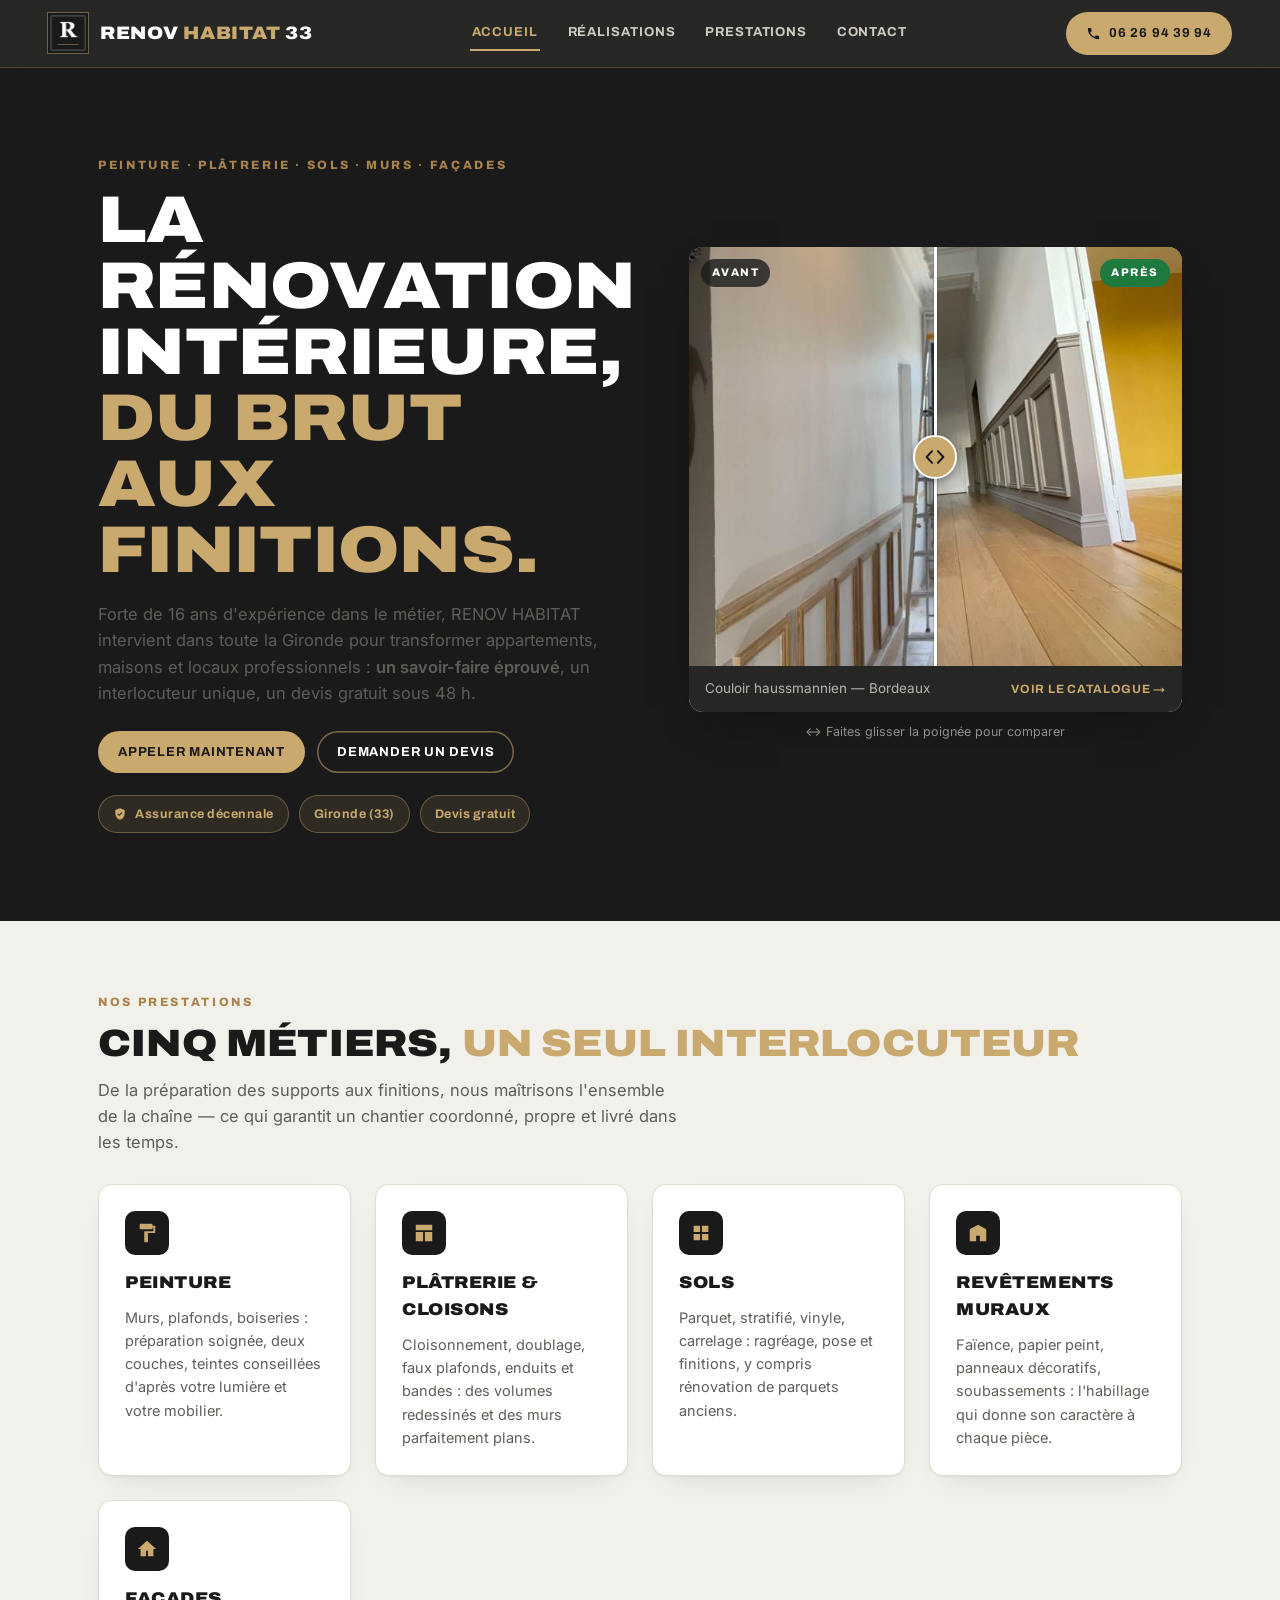
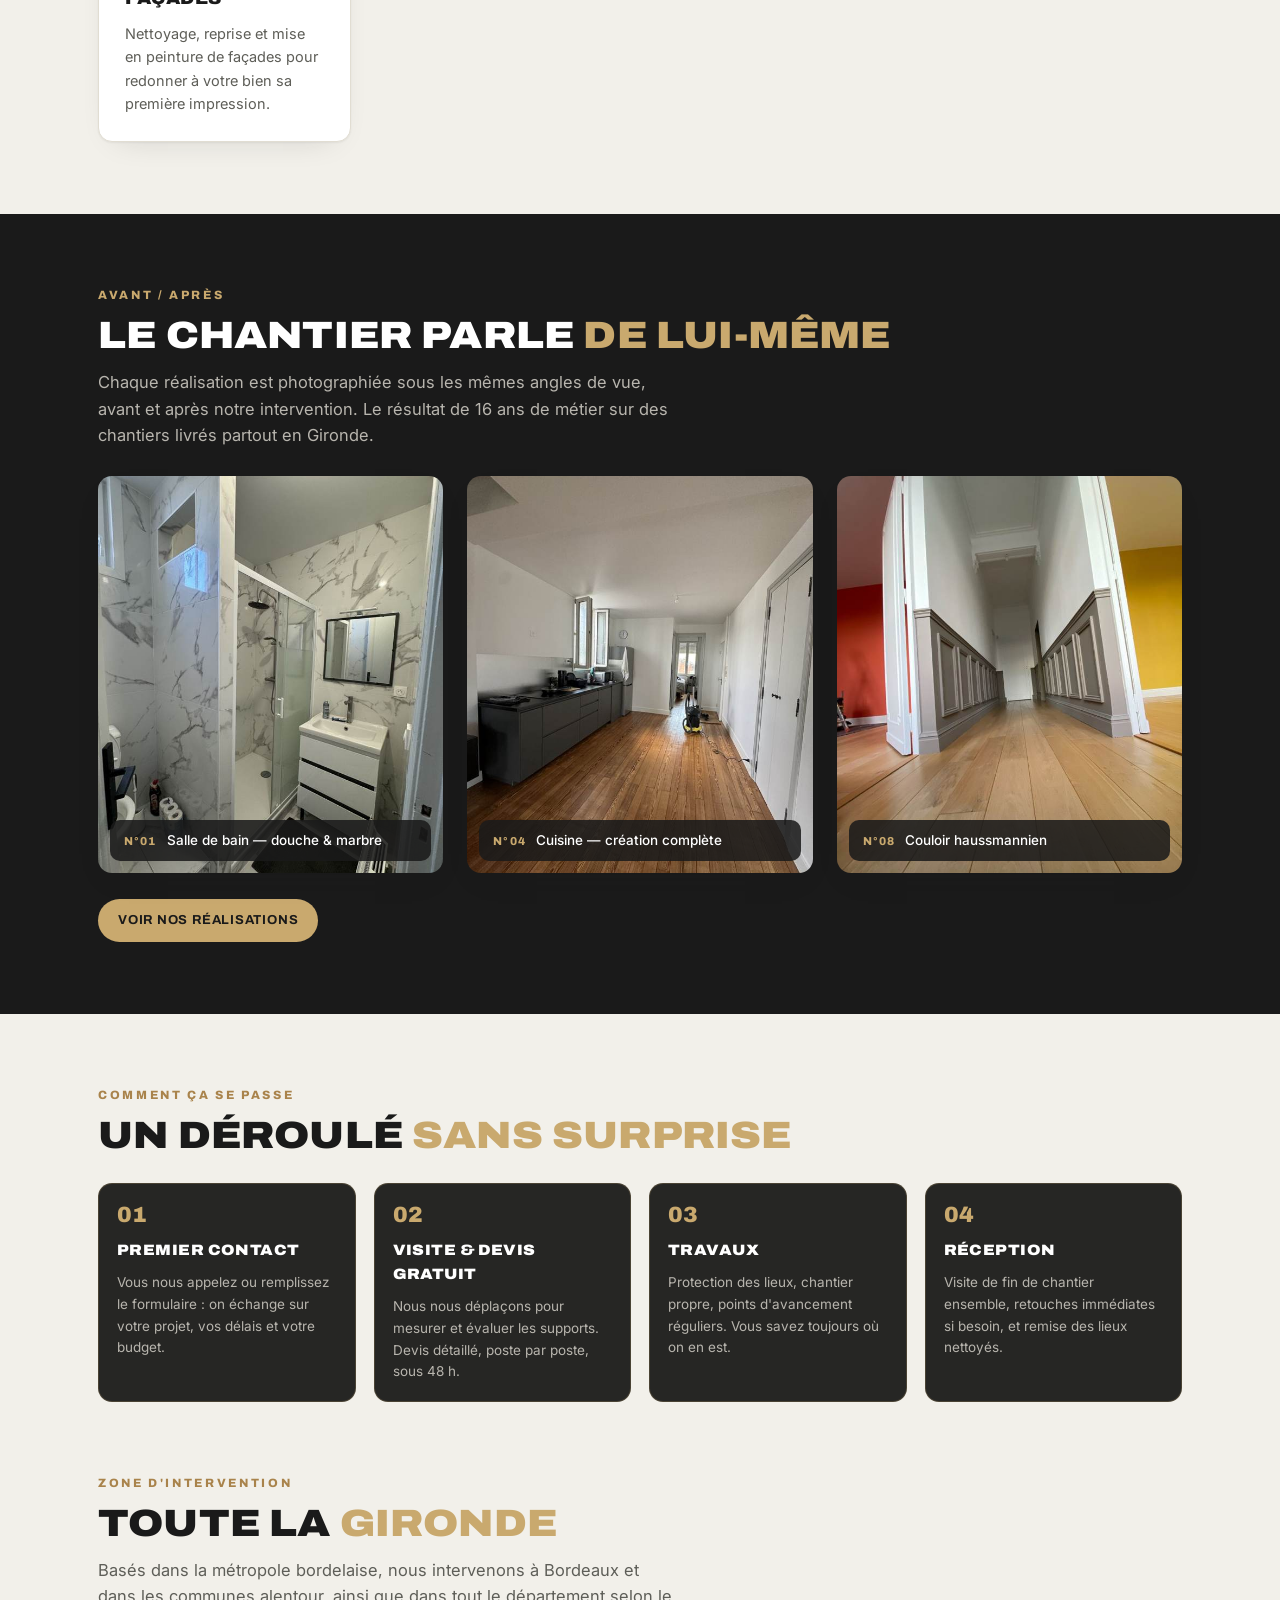
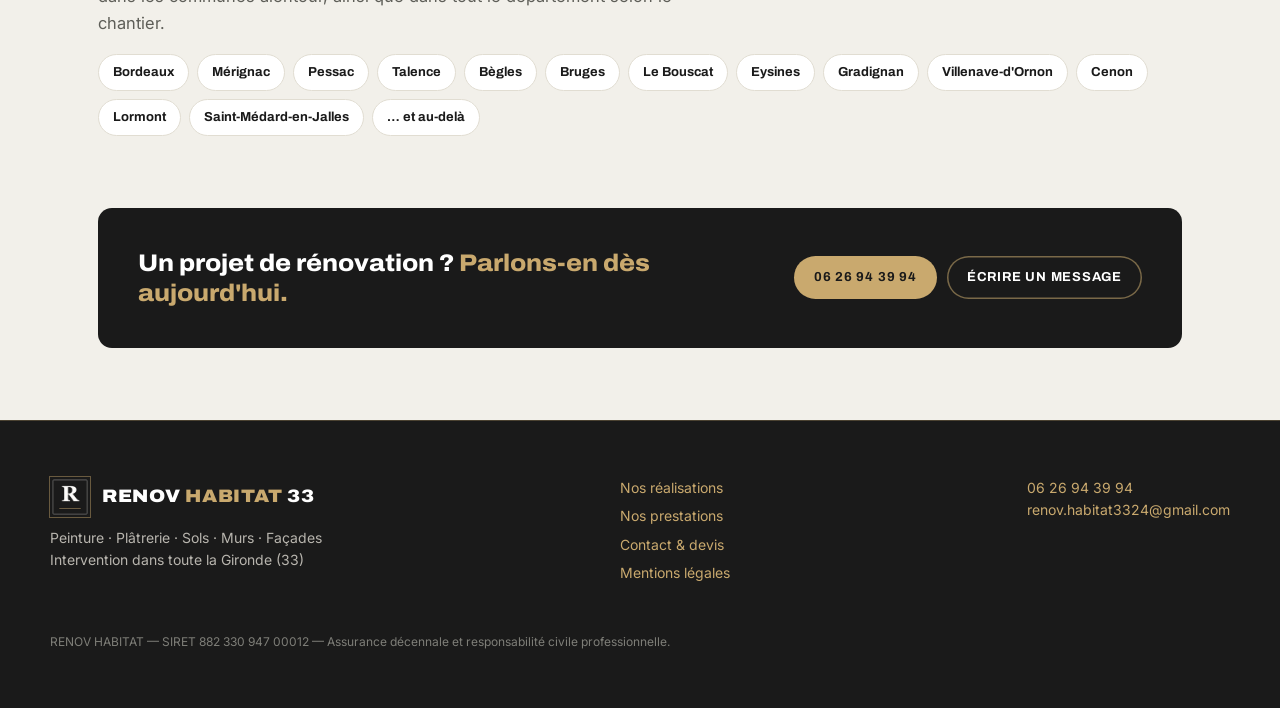
<file: index.html>
<!DOCTYPE html>
<html lang="fr">
<head>
<meta charset="UTF-8">
<meta name="viewport" content="width=device-width, initial-scale=1.0">
<title>RENOV HABITAT 33 — Rénovation intérieure en Gironde | Peinture, plâtrerie, sols</title>
<meta name="description" content="Entreprise de rénovation intérieure en Gironde (33) : peinture, plâtrerie, sols, murs, façades. Assurance décennale. Devis gratuit au 06 26 94 39 94.">
<link rel="icon" type="image/png" href="[data-uri]">
<link rel="preconnect" href="https://fonts.googleapis.com">
<link rel="preconnect" href="https://fonts.gstatic.com" crossorigin>
<link href="https://fonts.googleapis.com/css2?family=Archivo:wdth,wght@62..125,400..900&family=Inter:wght@400;500;600&display=swap" rel="stylesheet">
<style>
/* ============================================================
   RENOV HABITAT 33 — styles communs à toutes les pages
   Palette dérivée du logo : charbon #1A1A1A, or #C9A96E
   ============================================================ */
:root {
  --encre: #1A1A1A;
  --encre-2: #262624;
  --ivoire: #F2F0EA;
  --blanc: #FFFFFF;
  --or: #A9834B;
  --or-clair: #C9A96E;
  --pierre: #5E5E58;
  --ligne: #E1DDD2;
  --vert: #1E7A3F;
  --r: 14px;
}
* { margin: 0; padding: 0; box-sizing: border-box; }
html { scroll-behavior: smooth; }
body { font-family: 'Inter', system-ui, sans-serif; background: var(--ivoire); color: var(--encre); line-height: 1.6; }
img { user-select: none; -webkit-user-drag: none; max-width: 100%; }

/* ---------- barre de navigation ---------- */
.nav {
  position: sticky; top: 0; z-index: 50;
  background: rgba(26,26,26,.94); backdrop-filter: blur(10px);
  display: flex; align-items: center; justify-content: space-between; gap: 16px;
  padding: 12px clamp(16px, 4vw, 48px);
  border-bottom: 1px solid rgba(201,169,110,.28);
}
.logo {
  display: inline-flex; align-items: center; gap: 12px;
  font-family: 'Archivo'; font-weight: 900; font-stretch: 110%;
  letter-spacing: .04em; color: var(--blanc);
  font-size: clamp(14px, 2.2vw, 18px); text-transform: uppercase; text-decoration: none;
}
.logo img { width: 40px; height: 40px; display: block; box-shadow: 0 0 0 1px rgba(201,169,110,.45); }
.logo b { color: var(--or-clair); font-weight: 900; }
.nav-links { display: flex; align-items: center; gap: clamp(10px, 2vw, 26px); }
.nav-links a {
  font-family: 'Archivo'; font-weight: 700; font-size: 13px;
  letter-spacing: .07em; text-transform: uppercase;
  color: #CFCCC4; text-decoration: none; padding: 6px 2px;
  border-bottom: 2px solid transparent; transition: color .15s ease, border-color .15s ease;
}
.nav-links a:hover { color: var(--blanc); }
.nav-links a.actif { color: var(--or-clair); border-bottom-color: var(--or-clair); }
.btn {
  font-family: 'Archivo'; font-weight: 700; font-size: 13px;
  letter-spacing: .06em; text-transform: uppercase;
  border: none; border-radius: 999px; padding: 11px 20px;
  text-decoration: none; white-space: nowrap; cursor: pointer;
  display: inline-flex; align-items: center; gap: 8px;
  transition: transform .15s ease, background .15s ease, color .15s ease;
}
.btn-or { color: var(--encre); background: var(--or-clair); }
.btn-or:hover { background: #D8C08C; transform: translateY(-1px); }
.btn-contour { color: var(--blanc); background: transparent; box-shadow: inset 0 0 0 1.5px rgba(201,169,110,.55); }
.btn-contour:hover { background: rgba(201,169,110,.14); }
.btn-sombre { color: var(--blanc); background: var(--encre); }
.btn-sombre:hover { background: #2E2E2C; transform: translateY(-1px); }

/* menu mobile : les liens passent sous la barre */
@media (max-width: 720px) {
  .nav { flex-wrap: wrap; }
  .nav-links { order: 3; width: 100%; justify-content: space-between; padding-top: 8px; gap: 8px; }
  .nav-links a { font-size: 12px; }
  .nav .btn { padding: 9px 14px; font-size: 12px; }
}

/* ---------- blocs génériques ---------- */
.section { max-width: 1180px; margin: 0 auto; padding: clamp(36px, 6vw, 72px) clamp(16px, 4vw, 48px); }
.section-sombre { background: var(--encre); color: var(--blanc); }
.section-sombre .section-inner { max-width: 1180px; margin: 0 auto; padding: clamp(36px, 6vw, 72px) clamp(16px, 4vw, 48px); }
.eyebrow {
  font-family: 'Archivo'; font-weight: 800; font-size: 12px;
  letter-spacing: .22em; text-transform: uppercase; color: var(--or);
  display: block; margin-bottom: 12px;
}
.section-sombre .eyebrow { color: var(--or-clair); }
h1, h2 {
  font-family: 'Archivo'; font-weight: 900; font-stretch: 114%;
  text-transform: uppercase; line-height: 1.0; letter-spacing: .005em;
}
h1 { font-size: clamp(32px, 6.4vw, 66px); margin-bottom: 18px; }
h2 { font-size: clamp(24px, 3.8vw, 38px); margin-bottom: 14px; }
h1 em, h2 em { font-style: normal; color: var(--or-clair); }
h3 {
  font-family: 'Archivo'; font-weight: 900; font-stretch: 110%;
  text-transform: uppercase; font-size: 17px; letter-spacing: .03em; margin-bottom: 10px;
}
.sub { max-width: 58ch; color: var(--pierre); font-size: clamp(14.5px, 1.6vw, 16.5px); }
.section-sombre .sub { color: #B8B5AE; }
.sub strong { color: inherit; font-weight: 600; }

/* pastilles de confiance (assurance, siret, zone) */
.badges { display: flex; flex-wrap: wrap; gap: 10px; margin-top: 22px; }
.badge {
  display: inline-flex; align-items: center; gap: 8px;
  font-family: 'Archivo'; font-weight: 700; font-size: 12.5px; letter-spacing: .04em;
  background: rgba(201,169,110,.12); color: var(--or-clair);
  border: 1px solid rgba(201,169,110,.4); border-radius: 999px; padding: 8px 14px;
}
.badge svg { flex: 0 0 auto; }

/* cartes génériques */
.cartes { display: grid; grid-template-columns: repeat(auto-fit, minmax(240px, 1fr)); gap: clamp(14px, 2.4vw, 24px); margin-top: 28px; }
.carte {
  background: var(--blanc); border: 1px solid var(--ligne); border-radius: var(--r);
  padding: clamp(18px, 3vw, 26px);
  box-shadow: 0 1px 2px rgba(26,26,26,.05), 0 12px 32px -20px rgba(26,26,26,.2);
}
.carte p { font-size: 14.5px; color: var(--pierre); }
.carte-icone {
  width: 44px; height: 44px; border-radius: 10px; margin-bottom: 14px;
  background: var(--encre); color: var(--or-clair);
  display: grid; place-items: center;
}

/* étapes numérotées (vrai processus séquentiel) */
.etapes { list-style: none; counter-reset: etape; display: grid; grid-template-columns: repeat(auto-fit, minmax(220px, 1fr)); gap: 18px; margin-top: 28px; }
.etapes li {
  counter-increment: etape; position: relative;
  background: var(--encre-2); border: 1px solid rgba(201,169,110,.22); border-radius: var(--r);
  padding: 54px 18px 18px;
}
.etapes li::before {
  content: counter(etape, decimal-leading-zero);
  position: absolute; top: 14px; left: 18px;
  font-family: 'Archivo'; font-weight: 900; font-size: 22px; color: var(--or-clair);
}
.etapes h3 { font-size: 15px; color: var(--blanc); }
.etapes p { font-size: 13.5px; color: #B8B5AE; }

/* bandeau d'appel à l'action */
.cta-bloc {
  background: var(--encre); color: var(--blanc); border-radius: var(--r);
  padding: clamp(24px, 4vw, 40px);
  display: flex; flex-wrap: wrap; align-items: center; justify-content: space-between; gap: 18px;
}
.cta-bloc p {
  font-family: 'Archivo'; font-weight: 800; font-stretch: 108%;
  font-size: clamp(17px, 2.6vw, 24px); line-height: 1.25; max-width: 34ch;
}
.cta-bloc p em { font-style: normal; color: var(--or-clair); }
.cta-actions { display: flex; flex-wrap: wrap; gap: 10px; }

/* ---------- pied de page ---------- */
footer {
  background: var(--encre); color: #B8B5AE;
  padding: clamp(32px, 5vw, 56px) clamp(16px, 4vw, 48px);
  border-top: 1px solid rgba(201,169,110,.28);
}
.foot-inner {
  max-width: 1180px; margin: 0 auto;
  display: flex; flex-wrap: wrap; gap: 28px; justify-content: space-between; align-items: flex-start;
}
footer .logo { margin-bottom: 10px; }
footer p { font-size: 14px; }
footer a { color: var(--or-clair); text-decoration: none; }
footer a:hover { text-decoration: underline; }
.foot-nav { display: flex; flex-direction: column; gap: 6px; }
.foot-nav a { font-size: 14px; }
.legal { font-size: 12px; color: #7E7E78; margin-top: 20px; width: 100%; }

/* accessibilité et mouvement réduit */
a:focus-visible, .btn:focus-visible { outline: 3px solid var(--or); outline-offset: 2px; }
@media (prefers-reduced-motion: reduce) {
  html { scroll-behavior: auto; }
  .btn { transition: none; }
}

</style>
<style>
/* --- styles propres à l'accueil --- */
.hero { background: var(--encre); color: var(--blanc); }
.hero-inner {
  max-width: 1180px; margin: 0 auto;
  padding: clamp(40px, 7vw, 88px) clamp(16px, 4vw, 48px);
  display: grid; gap: clamp(28px, 4vw, 48px);
}
@media (min-width: 920px) { .hero-inner { grid-template-columns: 1.1fr 1fr; align-items: center; } }
.hero .sub { margin: 4px 0 24px; }
.hero-actions { display: flex; flex-wrap: wrap; gap: 12px; }

/* comparateur avant/après compact du hero */
.ba { background: var(--blanc); border-radius: var(--r); overflow: hidden; box-shadow: 0 18px 44px -22px rgba(0,0,0,.55); }
.ba-frame { position: relative; aspect-ratio: 4/3.4; overflow: hidden; cursor: ew-resize; touch-action: pan-y; background: var(--encre-2); }
.ba-img { position: absolute; inset: 0; width: 100%; height: 100%; object-fit: cover; pointer-events: none; }
.ba-apres { clip-path: inset(0 0 0 50%); }
.ba-handle { position: absolute; top: 0; bottom: 0; left: 50%; width: 0; pointer-events: none; }
.ba-line { position: absolute; top: 0; bottom: 0; left: -1.5px; width: 3px; background: var(--blanc); box-shadow: 0 0 0 1px rgba(26,26,26,.15); }
.ba-knob {
  position: absolute; top: 50%; left: 0; transform: translate(-50%,-50%);
  width: 44px; height: 44px; border-radius: 50%;
  background: var(--or-clair); color: var(--encre); display: grid; place-items: center;
  box-shadow: 0 2px 10px rgba(0,0,0,.35); border: 2px solid var(--blanc);
}
.tag { position: absolute; top: 12px; font-family: 'Archivo'; font-weight: 800; font-size: 11px; letter-spacing: .14em; text-transform: uppercase; padding: 5px 11px; border-radius: 999px; color: var(--blanc); }
.tag-avant { left: 12px; background: rgba(26,26,26,.78); }
.tag-apres { right: 12px; background: var(--vert); }
.ba figcaption { padding: 12px 16px; font-size: 13.5px; display: flex; justify-content: space-between; gap: 10px; align-items: baseline; background: var(--encre-2); color: #B8B5AE; }
.ba figcaption a { color: var(--or-clair); text-decoration: none; font-family: 'Archivo'; font-weight: 700; font-size: 12px; letter-spacing: .06em; text-transform: uppercase; white-space: nowrap; }
.ba figcaption a:hover { text-decoration: underline; }
.hero-hint { font-size: 12.5px; color: #8F8F89; margin-top: 10px; text-align: center; }

/* aperçu réalisations */
.apercu { display: grid; grid-template-columns: repeat(auto-fit, minmax(240px, 1fr)); gap: clamp(14px, 2.4vw, 24px); margin-top: 28px; }
.apercu a { position: relative; display: block; border-radius: var(--r); overflow: hidden; text-decoration: none; aspect-ratio: 4/4.6; box-shadow: 0 12px 32px -20px rgba(26,26,26,.35); }
.apercu img { width: 100%; height: 100%; object-fit: cover; display: block; transition: transform .35s ease; }
.apercu a:hover img { transform: scale(1.04); }
.apercu span {
  position: absolute; left: 12px; right: 12px; bottom: 12px;
  background: rgba(26,26,26,.86); color: var(--blanc); border-radius: 10px;
  padding: 10px 14px; font-size: 13.5px; font-weight: 500;
}
.apercu span b { color: var(--or-clair); font-family: 'Archivo'; font-weight: 800; font-size: 11.5px; letter-spacing: .1em; margin-right: 6px; }

/* zone d'intervention */
.zone { display: flex; flex-wrap: wrap; gap: 8px; margin-top: 18px; }
.zone li {
  list-style: none; font-family: 'Archivo'; font-weight: 700; font-size: 13px;
  background: var(--blanc); border: 1.5px solid var(--ligne); border-radius: 999px; padding: 7px 14px;
}
</style>
<script type="application/ld+json">
{
  "@context": "https://schema.org",
  "@type": "HomeAndConstructionBusiness",
  "name": "RENOV HABITAT",
  "url": "https://renovhabitat.site/",
  "telephone": "+33626943994",
  "email": "renov.habitat3324@gmail.com",
  "foundingDate": "2020-03",
  "description": "Entreprise de rénovation intérieure à Bordeaux : peinture, plâtrerie et cloisons, sols, revêtements muraux et façades dans toute la Gironde.",
  "areaServed": ["Bordeaux","Mérignac","Pessac","Talence","Bègles","Villenave-d'Ornon","Le Bouscat","Bruges","Eysines","Cenon","Lormont","Floirac",{"@type":"AdministrativeArea","name":"Gironde"}],
  "openingHours": "Mo-Fr 09:00-18:00",
  "knowsAbout": ["Peinture intérieure","Plâtrerie","Cloisons en plaques de plâtre","Faux plafonds","Pose de parquet","Pose de sols","Faïence","Papier peint","Ravalement de façade"]
}
</script>
</head>
<body>

<nav class="nav">
  <a class="logo" href="index.html">
    <img src="[data-uri]" alt="Logo RENOV HABITAT 33" width="40" height="40">
    <span>Renov <b>Habitat</b> 33</span>
  </a>
  <div class="nav-links">
    <a href="index.html" class="actif">Accueil</a>
    <a href="realisations.html">Réalisations</a>
    <a href="services.html">Prestations</a>
    <a href="contact.html">Contact</a>
  </div>
  <a class="btn btn-or" href="tel:+33626943994">
    <svg viewBox="0 0 24 24" width="15" height="15" aria-hidden="true"><path d="M6.6 10.8a15.5 15.5 0 0 0 6.6 6.6l2.2-2.2c.3-.3.7-.4 1-.2 1.2.4 2.4.6 3.6.6.6 0 1 .4 1 1V20c0 .6-.4 1-1 1C10.6 21 3 13.4 3 4c0-.6.4-1 1-1h3.4c.6 0 1 .4 1 1 0 1.3.2 2.5.6 3.6.1.4 0 .8-.2 1l-2.2 2.2Z" fill="currentColor"/></svg>
    06 26 94 39 94
  </a>
</nav>

<header class="hero">
  <div class="hero-inner">
    <div>
      <span class="eyebrow">Peinture · Plâtrerie · Sols · Murs · Façades</span>
      <h1>La rénovation intérieure, <em>du brut aux finitions.</em></h1>
      <p class="sub">Forte de 16 ans d'expérience dans le métier, RENOV HABITAT intervient dans toute la Gironde pour transformer appartements, maisons et locaux professionnels : <strong>un savoir-faire éprouvé</strong>, un interlocuteur unique, un devis gratuit sous 48 h.</p>
      <div class="hero-actions">
        <a class="btn btn-or" href="tel:+33626943994">Appeler maintenant</a>
        <a class="btn btn-contour" href="contact.html">Demander un devis</a>
      </div>
      <div class="badges">
        <span class="badge"><svg viewBox="0 0 24 24" width="14" height="14" aria-hidden="true"><path d="M12 2 4 5v6c0 5 3.4 9.7 8 11 4.6-1.3 8-6 8-11V5l-8-3Zm-1.2 13.6L7.6 12.4l1.4-1.4 1.8 1.8 4.2-4.2 1.4 1.4-5.6 5.6Z" fill="currentColor"/></svg> Assurance décennale</span>
        <span class="badge">Gironde (33)</span>
        <span class="badge">Devis gratuit</span>
      </div>
    </div>
    <div>
      <figure class="ba" tabindex="0" role="slider" aria-label="Comparateur avant après" aria-valuemin="0" aria-valuemax="100" aria-valuenow="50">
        <div class="ba-frame">
          <img class="ba-img ba-avant" src="[data-uri]" alt="Couloir haussmannien avant travaux" draggable="false">
          <img class="ba-img ba-apres" src="[data-uri]" alt="Couloir haussmannien après travaux" draggable="false">
          <span class="tag tag-avant">Avant</span>
          <span class="tag tag-apres">Après</span>
          <div class="ba-handle"><span class="ba-line"></span><span class="ba-knob" aria-hidden="true"><svg viewBox="0 0 24 24" width="20" height="20"><path d="M8.5 5 2 12l6.5 7M15.5 5 22 12l-6.5 7" fill="none" stroke="currentColor" stroke-width="2.4" stroke-linecap="round" stroke-linejoin="round"/></svg></span></div>
        </div>
        <figcaption>Couloir haussmannien — Bordeaux <a href="realisations.html">Voir le catalogue →</a></figcaption>
      </figure>
      <p class="hero-hint">↔ Faites glisser la poignée pour comparer</p>
    </div>
  </div>
</header>

<section class="section">
  <span class="eyebrow">Nos prestations</span>
  <h2>Cinq métiers, <em>un seul interlocuteur</em></h2>
  <p class="sub">De la préparation des supports aux finitions, nous maîtrisons l'ensemble de la chaîne — ce qui garantit un chantier coordonné, propre et livré dans les temps.</p>
  <div class="cartes">
    <div class="carte">
      <div class="carte-icone"><svg viewBox="0 0 24 24" width="22" height="22" aria-hidden="true"><path d="M18 4V3c0-.6-.4-1-1-1H5c-.6 0-1 .4-1 1v4c0 .6.4 1 1 1h12c.6 0 1-.4 1-1V6h1v4H9v11c0 .6.4 1 1 1h2c.6 0 1-.4 1-1v-9h8V4h-3Z" fill="currentColor"/></svg></div>
      <h3>Peinture</h3>
      <p>Murs, plafonds, boiseries : préparation soignée, deux couches, teintes conseillées d'après votre lumière et votre mobilier.</p>
    </div>
    <div class="carte">
      <div class="carte-icone"><svg viewBox="0 0 24 24" width="22" height="22" aria-hidden="true"><path d="M3 3h18v6H3V3Zm0 8h8v10H3V11Zm10 0h8v10h-8V11Z" fill="currentColor"/></svg></div>
      <h3>Plâtrerie & cloisons</h3>
      <p>Cloisonnement, doublage, faux plafonds, enduits et bandes : des volumes redessinés et des murs parfaitement plans.</p>
    </div>
    <div class="carte">
      <div class="carte-icone"><svg viewBox="0 0 24 24" width="22" height="22" aria-hidden="true"><path d="M4 4h7v7H4V4Zm9 0h7v7h-7V4ZM4 13h7v7H4v-7Zm9 0h7v7h-7v-7Z" fill="currentColor"/></svg></div>
      <h3>Sols</h3>
      <p>Parquet, stratifié, vinyle, carrelage : ragréage, pose et finitions, y compris rénovation de parquets anciens.</p>
    </div>
    <div class="carte">
      <div class="carte-icone"><svg viewBox="0 0 24 24" width="22" height="22" aria-hidden="true"><path d="M3 21V8l9-5 9 5v13h-7v-6h-4v6H3Z" fill="currentColor"/></svg></div>
      <h3>Revêtements muraux</h3>
      <p>Faïence, papier peint, panneaux décoratifs, soubassements : l'habillage qui donne son caractère à chaque pièce.</p>
    </div>
    <div class="carte">
      <div class="carte-icone"><svg viewBox="0 0 24 24" width="22" height="22" aria-hidden="true"><path d="M12 3 2 12h3v8h6v-6h2v6h6v-8h3L12 3Z" fill="currentColor"/></svg></div>
      <h3>Façades</h3>
      <p>Nettoyage, reprise et mise en peinture de façades pour redonner à votre bien sa première impression.</p>
    </div>
  </div>
</section>

<section class="section-sombre">
  <div class="section-inner">
    <span class="eyebrow">Avant / Après</span>
    <h2>Le chantier parle <em>de lui-même</em></h2>
    <p class="sub">Chaque réalisation est photographiée sous les mêmes angles de vue, avant et après notre intervention. Le résultat de 16 ans de métier sur des chantiers livrés partout en Gironde.</p>
    <div class="apercu">
      <a href="realisations.html#fiche-1"><img src="[data-uri]" alt="Salle de bain rénovée en marbre" loading="lazy"><span><b>N°01</b> Salle de bain — douche & marbre</span></a>
      <a href="realisations.html#fiche-4"><img src="[data-uri]" alt="Cuisine créée entièrement" loading="lazy"><span><b>N°04</b> Cuisine — création complète</span></a>
      <a href="realisations.html#fiche-8"><img src="[data-uri]" alt="Couloir haussmannien rénové" loading="lazy"><span><b>N°08</b> Couloir haussmannien</span></a>
    </div>
    <div style="margin-top:26px">
      <a class="btn btn-or" href="realisations.html">Voir nos réalisations</a>
    </div>
  </div>
</section>

<section class="section">
  <span class="eyebrow">Comment ça se passe</span>
  <h2>Un déroulé <em>sans surprise</em></h2>
  <ol class="etapes">
    <li><h3>Premier contact</h3><p>Vous nous appelez ou remplissez le formulaire : on échange sur votre projet, vos délais et votre budget.</p></li>
    <li><h3>Visite & devis gratuit</h3><p>Nous nous déplaçons pour mesurer et évaluer les supports. Devis détaillé, poste par poste, sous 48 h.</p></li>
    <li><h3>Travaux</h3><p>Protection des lieux, chantier propre, points d'avancement réguliers. Vous savez toujours où on en est.</p></li>
    <li><h3>Réception</h3><p>Visite de fin de chantier ensemble, retouches immédiates si besoin, et remise des lieux nettoyés.</p></li>
  </ol>
</section>

<section class="section" style="padding-top:0">
  <span class="eyebrow">Zone d'intervention</span>
  <h2>Toute la <em>Gironde</em></h2>
  <p class="sub">Basés dans la métropole bordelaise, nous intervenons à Bordeaux et dans les communes alentour, ainsi que dans tout le département selon le chantier.</p>
  <ul class="zone">
    <li>Bordeaux</li><li>Mérignac</li><li>Pessac</li><li>Talence</li><li>Bègles</li><li>Bruges</li><li>Le Bouscat</li><li>Eysines</li><li>Gradignan</li><li>Villenave-d'Ornon</li><li>Cenon</li><li>Lormont</li><li>Saint-Médard-en-Jalles</li><li>… et au-delà</li>
  </ul>
</section>

<section class="section" style="padding-top:0">
  <div class="cta-bloc">
    <p>Un projet de rénovation ? <em>Parlons-en dès aujourd'hui.</em></p>
    <div class="cta-actions">
      <a class="btn btn-or" href="tel:+33626943994">06 26 94 39 94</a>
      <a class="btn btn-contour" href="contact.html">Écrire un message</a>
    </div>
  </div>
</section>

<footer>
  <div class="foot-inner">
    <div>
      <a class="logo" href="index.html">
        <img src="[data-uri]" alt="" width="40" height="40">
        <span>Renov <b>Habitat</b> 33</span>
      </a>
      <p>Peinture · Plâtrerie · Sols · Murs · Façades</p>
      <p>Intervention dans toute la Gironde (33)</p>
    </div>
    <div class="foot-nav">
      <a href="realisations.html">Nos réalisations</a>
      <a href="services.html">Nos prestations</a>
      <a href="contact.html">Contact & devis</a>
      <a href="mentions-legales.html">Mentions légales</a>
    </div>
    <div>
      <p><a href="tel:+33626943994">06 26 94 39 94</a></p>
      <p><a href="mailto:renov.habitat3324@gmail.com">renov.habitat3324@gmail.com</a></p>
    </div>
    <p class="legal">RENOV HABITAT — SIRET 882 330 947 00012 — Assurance décennale et responsabilité civile professionnelle.</p>
  </div>
</footer>

<script>
// comparateur avant/après du hero
(function () {
  var fig = document.querySelector('.ba');
  if (!fig) return;
  var frame = fig.querySelector('.ba-frame');
  var apres = fig.querySelector('.ba-apres');
  var handle = fig.querySelector('.ba-handle');
  var pos = 50, dragging = false;
  function render() {
    apres.style.clipPath = 'inset(0 0 0 ' + pos + '%)';
    handle.style.left = pos + '%';
    fig.setAttribute('aria-valuenow', Math.round(pos));
  }
  function setFromX(x) {
    var r = frame.getBoundingClientRect();
    pos = Math.min(100, Math.max(0, (x - r.left) / r.width * 100));
    render();
  }
  frame.addEventListener('pointerdown', function (e) { dragging = true; frame.setPointerCapture(e.pointerId); setFromX(e.clientX); });
  frame.addEventListener('pointermove', function (e) { if (dragging) setFromX(e.clientX); });
  frame.addEventListener('pointerup', function () { dragging = false; });
  frame.addEventListener('pointercancel', function () { dragging = false; });
  fig.addEventListener('keydown', function (e) {
    var step = e.shiftKey ? 10 : 4;
    if (e.key === 'ArrowLeft') { pos = Math.max(0, pos - step); render(); e.preventDefault(); }
    if (e.key === 'ArrowRight') { pos = Math.min(100, pos + step); render(); e.preventDefault(); }
  });
})();
</script>
</body>
</html>
</file>
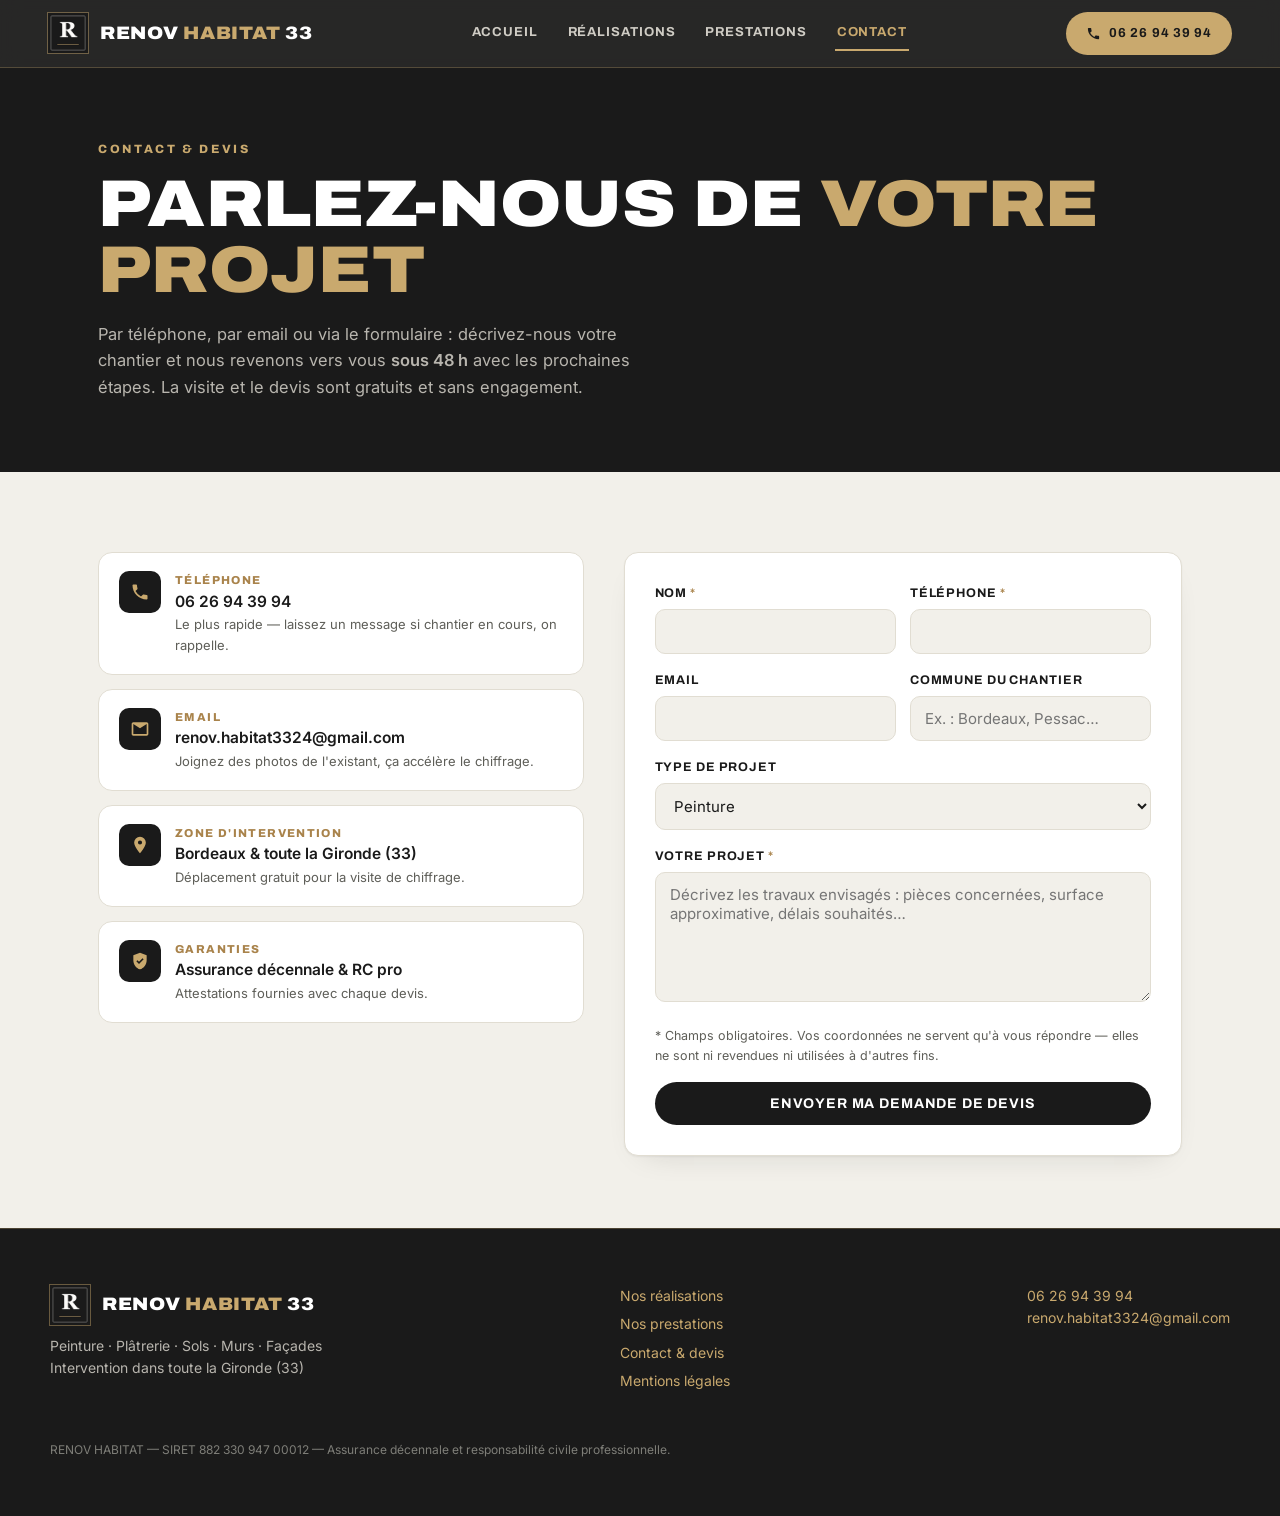
<file: contact.html>
<!DOCTYPE html>
<html lang="fr">
<head>
<meta charset="UTF-8">
<meta name="viewport" content="width=device-width, initial-scale=1.0">
<title>Contact & devis gratuit — RENOV HABITAT 33 | Rénovation en Gironde</title>
<meta name="description" content="Demandez votre devis gratuit de rénovation intérieure en Gironde : 06 26 94 39 94 ou via notre formulaire. Réponse sous 48 h.">
<link rel="icon" type="image/png" href="[data-uri]">
<link rel="preconnect" href="https://fonts.googleapis.com">
<link rel="preconnect" href="https://fonts.gstatic.com" crossorigin>
<link href="https://fonts.googleapis.com/css2?family=Archivo:wdth,wght@62..125,400..900&family=Inter:wght@400;500;600&display=swap" rel="stylesheet">
<style>
/* ============================================================
   RENOV HABITAT 33 — styles communs à toutes les pages
   Palette dérivée du logo : charbon #1A1A1A, or #C9A96E
   ============================================================ */
:root {
  --encre: #1A1A1A;
  --encre-2: #262624;
  --ivoire: #F2F0EA;
  --blanc: #FFFFFF;
  --or: #A9834B;
  --or-clair: #C9A96E;
  --pierre: #5E5E58;
  --ligne: #E1DDD2;
  --vert: #1E7A3F;
  --r: 14px;
}
* { margin: 0; padding: 0; box-sizing: border-box; }
html { scroll-behavior: smooth; }
body { font-family: 'Inter', system-ui, sans-serif; background: var(--ivoire); color: var(--encre); line-height: 1.6; }
img { user-select: none; -webkit-user-drag: none; max-width: 100%; }

/* ---------- barre de navigation ---------- */
.nav {
  position: sticky; top: 0; z-index: 50;
  background: rgba(26,26,26,.94); backdrop-filter: blur(10px);
  display: flex; align-items: center; justify-content: space-between; gap: 16px;
  padding: 12px clamp(16px, 4vw, 48px);
  border-bottom: 1px solid rgba(201,169,110,.28);
}
.logo {
  display: inline-flex; align-items: center; gap: 12px;
  font-family: 'Archivo'; font-weight: 900; font-stretch: 110%;
  letter-spacing: .04em; color: var(--blanc);
  font-size: clamp(14px, 2.2vw, 18px); text-transform: uppercase; text-decoration: none;
}
.logo img { width: 40px; height: 40px; display: block; box-shadow: 0 0 0 1px rgba(201,169,110,.45); }
.logo b { color: var(--or-clair); font-weight: 900; }
.nav-links { display: flex; align-items: center; gap: clamp(10px, 2vw, 26px); }
.nav-links a {
  font-family: 'Archivo'; font-weight: 700; font-size: 13px;
  letter-spacing: .07em; text-transform: uppercase;
  color: #CFCCC4; text-decoration: none; padding: 6px 2px;
  border-bottom: 2px solid transparent; transition: color .15s ease, border-color .15s ease;
}
.nav-links a:hover { color: var(--blanc); }
.nav-links a.actif { color: var(--or-clair); border-bottom-color: var(--or-clair); }
.btn {
  font-family: 'Archivo'; font-weight: 700; font-size: 13px;
  letter-spacing: .06em; text-transform: uppercase;
  border: none; border-radius: 999px; padding: 11px 20px;
  text-decoration: none; white-space: nowrap; cursor: pointer;
  display: inline-flex; align-items: center; gap: 8px;
  transition: transform .15s ease, background .15s ease, color .15s ease;
}
.btn-or { color: var(--encre); background: var(--or-clair); }
.btn-or:hover { background: #D8C08C; transform: translateY(-1px); }
.btn-contour { color: var(--blanc); background: transparent; box-shadow: inset 0 0 0 1.5px rgba(201,169,110,.55); }
.btn-contour:hover { background: rgba(201,169,110,.14); }
.btn-sombre { color: var(--blanc); background: var(--encre); }
.btn-sombre:hover { background: #2E2E2C; transform: translateY(-1px); }

/* menu mobile : les liens passent sous la barre */
@media (max-width: 720px) {
  .nav { flex-wrap: wrap; }
  .nav-links { order: 3; width: 100%; justify-content: space-between; padding-top: 8px; gap: 8px; }
  .nav-links a { font-size: 12px; }
  .nav .btn { padding: 9px 14px; font-size: 12px; }
}

/* ---------- blocs génériques ---------- */
.section { max-width: 1180px; margin: 0 auto; padding: clamp(36px, 6vw, 72px) clamp(16px, 4vw, 48px); }
.section-sombre { background: var(--encre); color: var(--blanc); }
.section-sombre .section-inner { max-width: 1180px; margin: 0 auto; padding: clamp(36px, 6vw, 72px) clamp(16px, 4vw, 48px); }
.eyebrow {
  font-family: 'Archivo'; font-weight: 800; font-size: 12px;
  letter-spacing: .22em; text-transform: uppercase; color: var(--or);
  display: block; margin-bottom: 12px;
}
.section-sombre .eyebrow { color: var(--or-clair); }
h1, h2 {
  font-family: 'Archivo'; font-weight: 900; font-stretch: 114%;
  text-transform: uppercase; line-height: 1.0; letter-spacing: .005em;
}
h1 { font-size: clamp(32px, 6.4vw, 66px); margin-bottom: 18px; }
h2 { font-size: clamp(24px, 3.8vw, 38px); margin-bottom: 14px; }
h1 em, h2 em { font-style: normal; color: var(--or-clair); }
h3 {
  font-family: 'Archivo'; font-weight: 900; font-stretch: 110%;
  text-transform: uppercase; font-size: 17px; letter-spacing: .03em; margin-bottom: 10px;
}
.sub { max-width: 58ch; color: var(--pierre); font-size: clamp(14.5px, 1.6vw, 16.5px); }
.section-sombre .sub { color: #B8B5AE; }
.sub strong { color: inherit; font-weight: 600; }

/* pastilles de confiance (assurance, siret, zone) */
.badges { display: flex; flex-wrap: wrap; gap: 10px; margin-top: 22px; }
.badge {
  display: inline-flex; align-items: center; gap: 8px;
  font-family: 'Archivo'; font-weight: 700; font-size: 12.5px; letter-spacing: .04em;
  background: rgba(201,169,110,.12); color: var(--or-clair);
  border: 1px solid rgba(201,169,110,.4); border-radius: 999px; padding: 8px 14px;
}
.badge svg { flex: 0 0 auto; }

/* cartes génériques */
.cartes { display: grid; grid-template-columns: repeat(auto-fit, minmax(240px, 1fr)); gap: clamp(14px, 2.4vw, 24px); margin-top: 28px; }
.carte {
  background: var(--blanc); border: 1px solid var(--ligne); border-radius: var(--r);
  padding: clamp(18px, 3vw, 26px);
  box-shadow: 0 1px 2px rgba(26,26,26,.05), 0 12px 32px -20px rgba(26,26,26,.2);
}
.carte p { font-size: 14.5px; color: var(--pierre); }
.carte-icone {
  width: 44px; height: 44px; border-radius: 10px; margin-bottom: 14px;
  background: var(--encre); color: var(--or-clair);
  display: grid; place-items: center;
}

/* étapes numérotées (vrai processus séquentiel) */
.etapes { list-style: none; counter-reset: etape; display: grid; grid-template-columns: repeat(auto-fit, minmax(220px, 1fr)); gap: 18px; margin-top: 28px; }
.etapes li {
  counter-increment: etape; position: relative;
  background: var(--encre-2); border: 1px solid rgba(201,169,110,.22); border-radius: var(--r);
  padding: 54px 18px 18px;
}
.etapes li::before {
  content: counter(etape, decimal-leading-zero);
  position: absolute; top: 14px; left: 18px;
  font-family: 'Archivo'; font-weight: 900; font-size: 22px; color: var(--or-clair);
}
.etapes h3 { font-size: 15px; color: var(--blanc); }
.etapes p { font-size: 13.5px; color: #B8B5AE; }

/* bandeau d'appel à l'action */
.cta-bloc {
  background: var(--encre); color: var(--blanc); border-radius: var(--r);
  padding: clamp(24px, 4vw, 40px);
  display: flex; flex-wrap: wrap; align-items: center; justify-content: space-between; gap: 18px;
}
.cta-bloc p {
  font-family: 'Archivo'; font-weight: 800; font-stretch: 108%;
  font-size: clamp(17px, 2.6vw, 24px); line-height: 1.25; max-width: 34ch;
}
.cta-bloc p em { font-style: normal; color: var(--or-clair); }
.cta-actions { display: flex; flex-wrap: wrap; gap: 10px; }

/* ---------- pied de page ---------- */
footer {
  background: var(--encre); color: #B8B5AE;
  padding: clamp(32px, 5vw, 56px) clamp(16px, 4vw, 48px);
  border-top: 1px solid rgba(201,169,110,.28);
}
.foot-inner {
  max-width: 1180px; margin: 0 auto;
  display: flex; flex-wrap: wrap; gap: 28px; justify-content: space-between; align-items: flex-start;
}
footer .logo { margin-bottom: 10px; }
footer p { font-size: 14px; }
footer a { color: var(--or-clair); text-decoration: none; }
footer a:hover { text-decoration: underline; }
.foot-nav { display: flex; flex-direction: column; gap: 6px; }
.foot-nav a { font-size: 14px; }
.legal { font-size: 12px; color: #7E7E78; margin-top: 20px; width: 100%; }

/* accessibilité et mouvement réduit */
a:focus-visible, .btn:focus-visible { outline: 3px solid var(--or); outline-offset: 2px; }
@media (prefers-reduced-motion: reduce) {
  html { scroll-behavior: auto; }
  .btn { transition: none; }
}

</style>
<style>
/* --- styles propres à la page contact --- */
.contact-grid { display: grid; gap: clamp(22px, 4vw, 40px); margin-top: 8px; }
@media (min-width: 900px) { .contact-grid { grid-template-columns: 1fr 1.15fr; align-items: start; } }

.coordonnees { display: grid; gap: 14px; }
.coord {
  background: var(--blanc); border: 1px solid var(--ligne); border-radius: var(--r);
  padding: 18px 20px; display: flex; gap: 14px; align-items: flex-start;
  text-decoration: none; color: var(--encre);
  transition: border-color .15s ease, transform .15s ease;
}
a.coord:hover { border-color: var(--or); transform: translateY(-1px); }
.coord-icone {
  flex: 0 0 42px; height: 42px; border-radius: 10px;
  background: var(--encre); color: var(--or-clair); display: grid; place-items: center;
}
.coord b { font-family: 'Archivo'; font-weight: 800; font-size: 11.5px; letter-spacing: .12em; text-transform: uppercase; color: var(--or); display: block; }
.coord span { font-size: 15.5px; font-weight: 600; word-break: break-word; }
.coord small { display: block; font-size: 13px; color: var(--pierre); font-weight: 400; }

.formulaire {
  background: var(--blanc); border: 1px solid var(--ligne); border-radius: var(--r);
  padding: clamp(20px, 3.4vw, 30px);
  box-shadow: 0 1px 2px rgba(26,26,26,.05), 0 12px 32px -20px rgba(26,26,26,.2);
}
.champ { margin-bottom: 16px; }
.champ label {
  display: block; font-family: 'Archivo'; font-weight: 700; font-size: 12.5px;
  letter-spacing: .07em; text-transform: uppercase; margin-bottom: 6px;
}
.champ label i { font-style: normal; color: var(--or); }
.champ input, .champ select, .champ textarea {
  width: 100%; font-family: 'Inter', sans-serif; font-size: 15px;
  padding: 12px 14px; border: 1.5px solid var(--ligne); border-radius: 10px;
  background: var(--ivoire); color: var(--encre);
}
.champ input:focus, .champ select:focus, .champ textarea:focus {
  outline: none; border-color: var(--or); background: var(--blanc);
}
.champ textarea { min-height: 130px; resize: vertical; }
.deux-cols { display: grid; gap: 0 14px; }
@media (min-width: 560px) { .deux-cols { grid-template-columns: 1fr 1fr; } }
.form-note { font-size: 12.5px; color: var(--pierre); margin: 4px 0 16px; }
.btn-envoyer { width: 100%; justify-content: center; font-size: 14px; padding: 14px 20px; }
.form-msg { display: none; margin-top: 14px; padding: 14px 16px; border-radius: 10px; font-size: 14.5px; font-weight: 500; }
.form-msg.ok { display: block; background: #E7F3EA; color: #1E5A31; border: 1px solid #BBDDC4; }
.form-msg.erreur { display: block; background: #FBEAEA; color: #8A2A2A; border: 1px solid #EFC7C7; }
.gotcha { position: absolute; left: -9999px; width: 1px; height: 1px; overflow: hidden; }
</style>
</head>
<body>

<nav class="nav">
  <a class="logo" href="index.html">
    <img src="[data-uri]" alt="Logo RENOV HABITAT 33" width="40" height="40">
    <span>Renov <b>Habitat</b> 33</span>
  </a>
  <div class="nav-links">
    <a href="index.html">Accueil</a>
    <a href="realisations.html">Réalisations</a>
    <a href="services.html">Prestations</a>
    <a href="contact.html" class="actif">Contact</a>
  </div>
  <a class="btn btn-or" href="tel:+33626943994">
    <svg viewBox="0 0 24 24" width="15" height="15" aria-hidden="true"><path d="M6.6 10.8a15.5 15.5 0 0 0 6.6 6.6l2.2-2.2c.3-.3.7-.4 1-.2 1.2.4 2.4.6 3.6.6.6 0 1 .4 1 1V20c0 .6-.4 1-1 1C10.6 21 3 13.4 3 4c0-.6.4-1 1-1h3.4c.6 0 1 .4 1 1 0 1.3.2 2.5.6 3.6.1.4 0 .8-.2 1l-2.2 2.2Z" fill="currentColor"/></svg>
    06 26 94 39 94
  </a>
</nav>

<header class="section-sombre">
  <div class="section-inner">
    <span class="eyebrow">Contact & devis</span>
    <h1>Parlez-nous de <em>votre projet</em></h1>
    <p class="sub">Par téléphone, par email ou via le formulaire : décrivez-nous votre chantier et nous revenons vers vous <strong>sous 48 h</strong> avec les prochaines étapes. La visite et le devis sont gratuits et sans engagement.</p>
  </div>
</header>

<section class="section">
  <div class="contact-grid">

    <div class="coordonnees">
      <a class="coord" href="tel:+33626943994">
        <span class="coord-icone"><svg viewBox="0 0 24 24" width="20" height="20" aria-hidden="true"><path d="M6.6 10.8a15.5 15.5 0 0 0 6.6 6.6l2.2-2.2c.3-.3.7-.4 1-.2 1.2.4 2.4.6 3.6.6.6 0 1 .4 1 1V20c0 .6-.4 1-1 1C10.6 21 3 13.4 3 4c0-.6.4-1 1-1h3.4c.6 0 1 .4 1 1 0 1.3.2 2.5.6 3.6.1.4 0 .8-.2 1l-2.2 2.2Z" fill="currentColor"/></svg></span>
        <span><b>Téléphone</b><span>06 26 94 39 94</span><small>Le plus rapide — laissez un message si chantier en cours, on rappelle.</small></span>
      </a>
      <a class="coord" href="mailto:renov.habitat3324@gmail.com">
        <span class="coord-icone"><svg viewBox="0 0 24 24" width="20" height="20" aria-hidden="true"><path d="M4 4h16c1.1 0 2 .9 2 2v12c0 1.1-.9 2-2 2H4c-1.1 0-2-.9-2-2V6c0-1.1.9-2 2-2Zm8 7L4 6v12h16V6l-8 5Z" fill="currentColor"/></svg></span>
        <span><b>Email</b><span>renov.habitat3324@gmail.com</span><small>Joignez des photos de l'existant, ça accélère le chiffrage.</small></span>
      </a>
      <div class="coord">
        <span class="coord-icone"><svg viewBox="0 0 24 24" width="20" height="20" aria-hidden="true"><path d="M12 2a7 7 0 0 0-7 7c0 5.2 7 13 7 13s7-7.8 7-13a7 7 0 0 0-7-7Zm0 9.5A2.5 2.5 0 1 1 12 6.5a2.5 2.5 0 0 1 0 5Z" fill="currentColor"/></svg></span>
        <span><b>Zone d'intervention</b><span>Bordeaux & toute la Gironde (33)</span><small>Déplacement gratuit pour la visite de chiffrage.</small></span>
      </div>
      <div class="coord">
        <span class="coord-icone"><svg viewBox="0 0 24 24" width="20" height="20" aria-hidden="true"><path d="M12 2 4 5v6c0 5 3.4 9.7 8 11 4.6-1.3 8-6 8-11V5l-8-3Zm-1.2 13.6L7.6 12.4l1.4-1.4 1.8 1.8 4.2-4.2 1.4 1.4-5.6 5.6Z" fill="currentColor"/></svg></span>
        <span><b>Garanties</b><span>Assurance décennale & RC pro</span><small>Attestations fournies avec chaque devis.</small></span>
      </div>
    </div>

    <form class="formulaire" id="form-devis" action="https://formspree.io/f/xgogebpd" method="POST" novalidate>
      <div class="deux-cols">
        <div class="champ">
          <label for="nom">Nom <i>*</i></label>
          <input type="text" id="nom" name="Nom" required autocomplete="name">
        </div>
        <div class="champ">
          <label for="tel">Téléphone <i>*</i></label>
          <input type="tel" id="tel" name="Téléphone" required autocomplete="tel">
        </div>
      </div>
      <div class="deux-cols">
        <div class="champ">
          <label for="email">Email</label>
          <input type="email" id="email" name="email" autocomplete="email">
        </div>
        <div class="champ">
          <label for="commune">Commune du chantier</label>
          <input type="text" id="commune" name="Commune" placeholder="Ex. : Bordeaux, Pessac…">
        </div>
      </div>
      <div class="champ">
        <label for="type">Type de projet</label>
        <select id="type" name="Type de projet">
          <option>Peinture</option>
          <option>Salle de bain</option>
          <option>Cuisine</option>
          <option>Sols</option>
          <option>Plâtrerie / cloisons</option>
          <option>Façade</option>
          <option>Rénovation complète</option>
          <option>Autre</option>
        </select>
      </div>
      <div class="champ">
        <label for="message">Votre projet <i>*</i></label>
        <textarea id="message" name="Message" required placeholder="Décrivez les travaux envisagés : pièces concernées, surface approximative, délais souhaités…"></textarea>
      </div>
      <input type="text" name="_gotcha" class="gotcha" tabindex="-1" autocomplete="off">
      <p class="form-note">* Champs obligatoires. Vos coordonnées ne servent qu'à vous répondre — elles ne sont ni revendues ni utilisées à d'autres fins.</p>
      <button type="submit" class="btn btn-sombre btn-envoyer" id="btn-envoyer">Envoyer ma demande de devis</button>
      <p class="form-msg" id="form-msg" role="status"></p>
    </form>

  </div>
</section>

<footer>
  <div class="foot-inner">
    <div>
      <a class="logo" href="index.html">
        <img src="[data-uri]" alt="" width="40" height="40">
        <span>Renov <b>Habitat</b> 33</span>
      </a>
      <p>Peinture · Plâtrerie · Sols · Murs · Façades</p>
      <p>Intervention dans toute la Gironde (33)</p>
    </div>
    <div class="foot-nav">
      <a href="realisations.html">Nos réalisations</a>
      <a href="services.html">Nos prestations</a>
      <a href="contact.html">Contact & devis</a>
      <a href="mentions-legales.html">Mentions légales</a>
    </div>
    <div>
      <p><a href="tel:+33626943994">06 26 94 39 94</a></p>
      <p><a href="mailto:renov.habitat3324@gmail.com">renov.habitat3324@gmail.com</a></p>
    </div>
    <p class="legal">RENOV HABITAT — SIRET 882 330 947 00012 — Assurance décennale et responsabilité civile professionnelle.</p>
  </div>
</footer>

<script>
// Envoi du formulaire sans quitter la page (Formspree en AJAX)
(function () {
  var form = document.getElementById('form-devis');
  var btn = document.getElementById('btn-envoyer');
  var msg = document.getElementById('form-msg');

  form.addEventListener('submit', function (e) {
    e.preventDefault();
    // validation minimale côté navigateur
    if (!form.checkValidity()) {
      form.reportValidity();
      return;
    }
    btn.disabled = true;
    btn.textContent = 'Envoi en cours…';
    msg.className = 'form-msg';

    fetch(form.action, {
      method: 'POST',
      body: new FormData(form),
      headers: { 'Accept': 'application/json' }
    }).then(function (r) {
      if (r.ok) {
        form.reset();
        msg.className = 'form-msg ok';
        msg.textContent = 'Message envoyé ! Nous revenons vers vous sous 48 h. Pour une urgence, appelez le 06 26 94 39 94.';
      } else {
        throw new Error('erreur serveur');
      }
    }).catch(function () {
      msg.className = 'form-msg erreur';
      msg.textContent = "L'envoi n'a pas abouti. Réessayez dans un instant, ou contactez-nous directement : 06 26 94 39 94 / renov.habitat3324@gmail.com.";
    }).finally(function () {
      btn.disabled = false;
      btn.textContent = 'Envoyer ma demande de devis';
    });
  });
})();
</script>
</body>
</html>
</file>
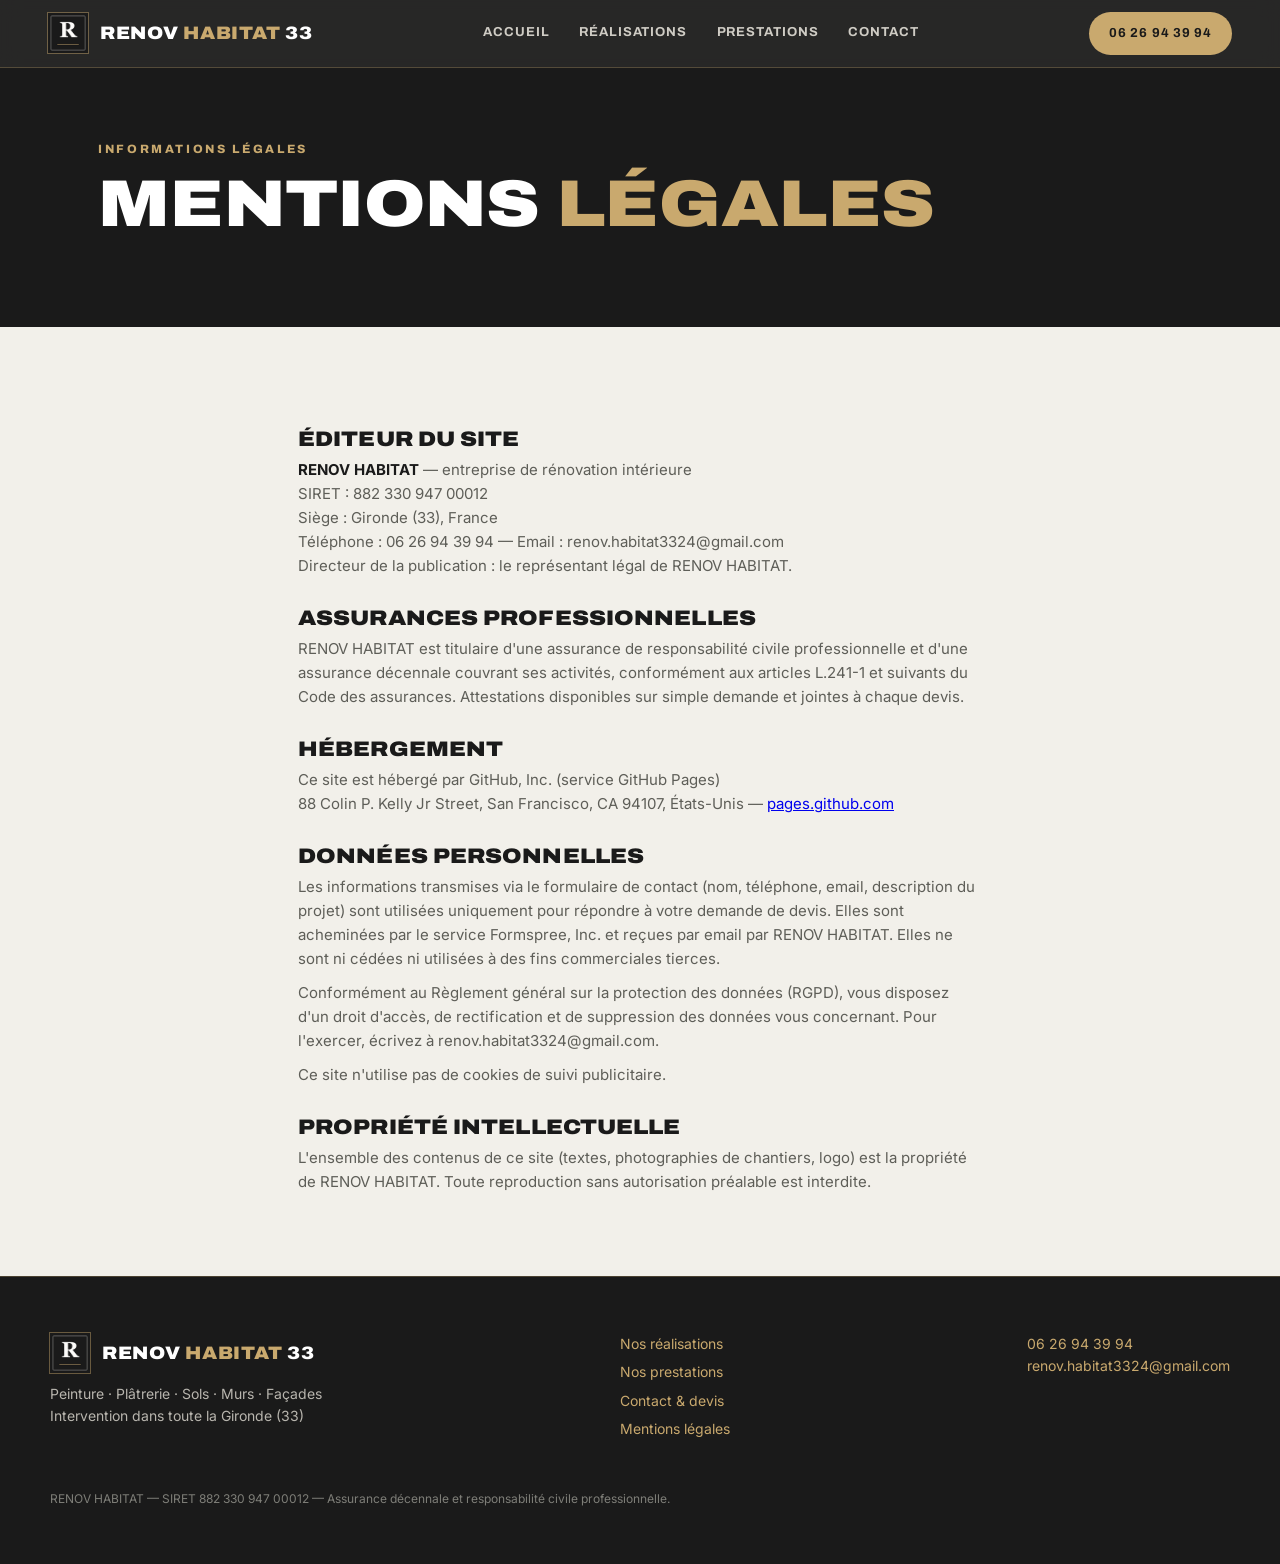
<file: mentions-legales.html>
<!DOCTYPE html>
<html lang="fr">
<head>
<meta charset="UTF-8">
<meta name="viewport" content="width=device-width, initial-scale=1.0">
<title>Mentions légales — RENOV HABITAT 33</title>
<meta name="robots" content="noindex">
<link rel="icon" type="image/png" href="[data-uri]">
<link rel="preconnect" href="https://fonts.googleapis.com">
<link rel="preconnect" href="https://fonts.gstatic.com" crossorigin>
<link href="https://fonts.googleapis.com/css2?family=Archivo:wdth,wght@62..125,400..900&family=Inter:wght@400;500;600&display=swap" rel="stylesheet">
<style>
/* ============================================================
   RENOV HABITAT 33 — styles communs à toutes les pages
   Palette dérivée du logo : charbon #1A1A1A, or #C9A96E
   ============================================================ */
:root {
  --encre: #1A1A1A;
  --encre-2: #262624;
  --ivoire: #F2F0EA;
  --blanc: #FFFFFF;
  --or: #A9834B;
  --or-clair: #C9A96E;
  --pierre: #5E5E58;
  --ligne: #E1DDD2;
  --vert: #1E7A3F;
  --r: 14px;
}
* { margin: 0; padding: 0; box-sizing: border-box; }
html { scroll-behavior: smooth; }
body { font-family: 'Inter', system-ui, sans-serif; background: var(--ivoire); color: var(--encre); line-height: 1.6; }
img { user-select: none; -webkit-user-drag: none; max-width: 100%; }

/* ---------- barre de navigation ---------- */
.nav {
  position: sticky; top: 0; z-index: 50;
  background: rgba(26,26,26,.94); backdrop-filter: blur(10px);
  display: flex; align-items: center; justify-content: space-between; gap: 16px;
  padding: 12px clamp(16px, 4vw, 48px);
  border-bottom: 1px solid rgba(201,169,110,.28);
}
.logo {
  display: inline-flex; align-items: center; gap: 12px;
  font-family: 'Archivo'; font-weight: 900; font-stretch: 110%;
  letter-spacing: .04em; color: var(--blanc);
  font-size: clamp(14px, 2.2vw, 18px); text-transform: uppercase; text-decoration: none;
}
.logo img { width: 40px; height: 40px; display: block; box-shadow: 0 0 0 1px rgba(201,169,110,.45); }
.logo b { color: var(--or-clair); font-weight: 900; }
.nav-links { display: flex; align-items: center; gap: clamp(10px, 2vw, 26px); }
.nav-links a {
  font-family: 'Archivo'; font-weight: 700; font-size: 13px;
  letter-spacing: .07em; text-transform: uppercase;
  color: #CFCCC4; text-decoration: none; padding: 6px 2px;
  border-bottom: 2px solid transparent; transition: color .15s ease, border-color .15s ease;
}
.nav-links a:hover { color: var(--blanc); }
.nav-links a.actif { color: var(--or-clair); border-bottom-color: var(--or-clair); }
.btn {
  font-family: 'Archivo'; font-weight: 700; font-size: 13px;
  letter-spacing: .06em; text-transform: uppercase;
  border: none; border-radius: 999px; padding: 11px 20px;
  text-decoration: none; white-space: nowrap; cursor: pointer;
  display: inline-flex; align-items: center; gap: 8px;
  transition: transform .15s ease, background .15s ease, color .15s ease;
}
.btn-or { color: var(--encre); background: var(--or-clair); }
.btn-or:hover { background: #D8C08C; transform: translateY(-1px); }
.btn-contour { color: var(--blanc); background: transparent; box-shadow: inset 0 0 0 1.5px rgba(201,169,110,.55); }
.btn-contour:hover { background: rgba(201,169,110,.14); }
.btn-sombre { color: var(--blanc); background: var(--encre); }
.btn-sombre:hover { background: #2E2E2C; transform: translateY(-1px); }

/* menu mobile : les liens passent sous la barre */
@media (max-width: 720px) {
  .nav { flex-wrap: wrap; }
  .nav-links { order: 3; width: 100%; justify-content: space-between; padding-top: 8px; gap: 8px; }
  .nav-links a { font-size: 12px; }
  .nav .btn { padding: 9px 14px; font-size: 12px; }
}

/* ---------- blocs génériques ---------- */
.section { max-width: 1180px; margin: 0 auto; padding: clamp(36px, 6vw, 72px) clamp(16px, 4vw, 48px); }
.section-sombre { background: var(--encre); color: var(--blanc); }
.section-sombre .section-inner { max-width: 1180px; margin: 0 auto; padding: clamp(36px, 6vw, 72px) clamp(16px, 4vw, 48px); }
.eyebrow {
  font-family: 'Archivo'; font-weight: 800; font-size: 12px;
  letter-spacing: .22em; text-transform: uppercase; color: var(--or);
  display: block; margin-bottom: 12px;
}
.section-sombre .eyebrow { color: var(--or-clair); }
h1, h2 {
  font-family: 'Archivo'; font-weight: 900; font-stretch: 114%;
  text-transform: uppercase; line-height: 1.0; letter-spacing: .005em;
}
h1 { font-size: clamp(32px, 6.4vw, 66px); margin-bottom: 18px; }
h2 { font-size: clamp(24px, 3.8vw, 38px); margin-bottom: 14px; }
h1 em, h2 em { font-style: normal; color: var(--or-clair); }
h3 {
  font-family: 'Archivo'; font-weight: 900; font-stretch: 110%;
  text-transform: uppercase; font-size: 17px; letter-spacing: .03em; margin-bottom: 10px;
}
.sub { max-width: 58ch; color: var(--pierre); font-size: clamp(14.5px, 1.6vw, 16.5px); }
.section-sombre .sub { color: #B8B5AE; }
.sub strong { color: inherit; font-weight: 600; }

/* pastilles de confiance (assurance, siret, zone) */
.badges { display: flex; flex-wrap: wrap; gap: 10px; margin-top: 22px; }
.badge {
  display: inline-flex; align-items: center; gap: 8px;
  font-family: 'Archivo'; font-weight: 700; font-size: 12.5px; letter-spacing: .04em;
  background: rgba(201,169,110,.12); color: var(--or-clair);
  border: 1px solid rgba(201,169,110,.4); border-radius: 999px; padding: 8px 14px;
}
.badge svg { flex: 0 0 auto; }

/* cartes génériques */
.cartes { display: grid; grid-template-columns: repeat(auto-fit, minmax(240px, 1fr)); gap: clamp(14px, 2.4vw, 24px); margin-top: 28px; }
.carte {
  background: var(--blanc); border: 1px solid var(--ligne); border-radius: var(--r);
  padding: clamp(18px, 3vw, 26px);
  box-shadow: 0 1px 2px rgba(26,26,26,.05), 0 12px 32px -20px rgba(26,26,26,.2);
}
.carte p { font-size: 14.5px; color: var(--pierre); }
.carte-icone {
  width: 44px; height: 44px; border-radius: 10px; margin-bottom: 14px;
  background: var(--encre); color: var(--or-clair);
  display: grid; place-items: center;
}

/* étapes numérotées (vrai processus séquentiel) */
.etapes { list-style: none; counter-reset: etape; display: grid; grid-template-columns: repeat(auto-fit, minmax(220px, 1fr)); gap: 18px; margin-top: 28px; }
.etapes li {
  counter-increment: etape; position: relative;
  background: var(--encre-2); border: 1px solid rgba(201,169,110,.22); border-radius: var(--r);
  padding: 54px 18px 18px;
}
.etapes li::before {
  content: counter(etape, decimal-leading-zero);
  position: absolute; top: 14px; left: 18px;
  font-family: 'Archivo'; font-weight: 900; font-size: 22px; color: var(--or-clair);
}
.etapes h3 { font-size: 15px; color: var(--blanc); }
.etapes p { font-size: 13.5px; color: #B8B5AE; }

/* bandeau d'appel à l'action */
.cta-bloc {
  background: var(--encre); color: var(--blanc); border-radius: var(--r);
  padding: clamp(24px, 4vw, 40px);
  display: flex; flex-wrap: wrap; align-items: center; justify-content: space-between; gap: 18px;
}
.cta-bloc p {
  font-family: 'Archivo'; font-weight: 800; font-stretch: 108%;
  font-size: clamp(17px, 2.6vw, 24px); line-height: 1.25; max-width: 34ch;
}
.cta-bloc p em { font-style: normal; color: var(--or-clair); }
.cta-actions { display: flex; flex-wrap: wrap; gap: 10px; }

/* ---------- pied de page ---------- */
footer {
  background: var(--encre); color: #B8B5AE;
  padding: clamp(32px, 5vw, 56px) clamp(16px, 4vw, 48px);
  border-top: 1px solid rgba(201,169,110,.28);
}
.foot-inner {
  max-width: 1180px; margin: 0 auto;
  display: flex; flex-wrap: wrap; gap: 28px; justify-content: space-between; align-items: flex-start;
}
footer .logo { margin-bottom: 10px; }
footer p { font-size: 14px; }
footer a { color: var(--or-clair); text-decoration: none; }
footer a:hover { text-decoration: underline; }
.foot-nav { display: flex; flex-direction: column; gap: 6px; }
.foot-nav a { font-size: 14px; }
.legal { font-size: 12px; color: #7E7E78; margin-top: 20px; width: 100%; }

/* accessibilité et mouvement réduit */
a:focus-visible, .btn:focus-visible { outline: 3px solid var(--or); outline-offset: 2px; }
@media (prefers-reduced-motion: reduce) {
  html { scroll-behavior: auto; }
  .btn { transition: none; }
}

</style>
<style>
.legales { max-width: 780px; }
.legales h2 { font-size: clamp(17px, 2.2vw, 21px); margin: 30px 0 8px; }
.legales p { font-size: 15px; color: var(--pierre); margin-bottom: 10px; }
.legales strong { color: var(--encre); }
</style>
</head>
<body>

<nav class="nav">
  <a class="logo" href="index.html">
    <img src="[data-uri]" alt="Logo RENOV HABITAT 33" width="40" height="40">
    <span>Renov <b>Habitat</b> 33</span>
  </a>
  <div class="nav-links">
    <a href="index.html">Accueil</a>
    <a href="realisations.html">Réalisations</a>
    <a href="services.html">Prestations</a>
    <a href="contact.html">Contact</a>
  </div>
  <a class="btn btn-or" href="tel:+33626943994">06 26 94 39 94</a>
</nav>

<header class="section-sombre">
  <div class="section-inner">
    <span class="eyebrow">Informations légales</span>
    <h1>Mentions <em>légales</em></h1>
  </div>
</header>

<section class="section legales">
  <h2>Éditeur du site</h2>
  <p><strong>RENOV HABITAT</strong> — entreprise de rénovation intérieure<br>
  SIRET : 882 330 947 00012<br>
  Siège : Gironde (33), France<br>
  Téléphone : 06 26 94 39 94 — Email : renov.habitat3324@gmail.com<br>
  Directeur de la publication : le représentant légal de RENOV HABITAT.</p>

  <h2>Assurances professionnelles</h2>
  <p>RENOV HABITAT est titulaire d'une assurance de responsabilité civile professionnelle et d'une assurance décennale couvrant ses activités, conformément aux articles L.241-1 et suivants du Code des assurances. Attestations disponibles sur simple demande et jointes à chaque devis.</p>

  <h2>Hébergement</h2>
  <p>Ce site est hébergé par GitHub, Inc. (service GitHub Pages)<br>
  88 Colin P. Kelly Jr Street, San Francisco, CA 94107, États-Unis — <a href="https://pages.github.com">pages.github.com</a></p>

  <h2>Données personnelles</h2>
  <p>Les informations transmises via le formulaire de contact (nom, téléphone, email, description du projet) sont utilisées uniquement pour répondre à votre demande de devis. Elles sont acheminées par le service Formspree, Inc. et reçues par email par RENOV HABITAT. Elles ne sont ni cédées ni utilisées à des fins commerciales tierces.</p>
  <p>Conformément au Règlement général sur la protection des données (RGPD), vous disposez d'un droit d'accès, de rectification et de suppression des données vous concernant. Pour l'exercer, écrivez à renov.habitat3324@gmail.com.</p>
  <p>Ce site n'utilise pas de cookies de suivi publicitaire.</p>

  <h2>Propriété intellectuelle</h2>
  <p>L'ensemble des contenus de ce site (textes, photographies de chantiers, logo) est la propriété de RENOV HABITAT. Toute reproduction sans autorisation préalable est interdite.</p>
</section>

<footer>
  <div class="foot-inner">
    <div>
      <a class="logo" href="index.html">
        <img src="[data-uri]" alt="" width="40" height="40">
        <span>Renov <b>Habitat</b> 33</span>
      </a>
      <p>Peinture · Plâtrerie · Sols · Murs · Façades</p>
      <p>Intervention dans toute la Gironde (33)</p>
    </div>
    <div class="foot-nav">
      <a href="realisations.html">Nos réalisations</a>
      <a href="services.html">Nos prestations</a>
      <a href="contact.html">Contact & devis</a>
      <a href="mentions-legales.html">Mentions légales</a>
    </div>
    <div>
      <p><a href="tel:+33626943994">06 26 94 39 94</a></p>
      <p><a href="mailto:renov.habitat3324@gmail.com">renov.habitat3324@gmail.com</a></p>
    </div>
    <p class="legal">RENOV HABITAT — SIRET 882 330 947 00012 — Assurance décennale et responsabilité civile professionnelle.</p>
  </div>
</footer>

</body>
</html>
</file>
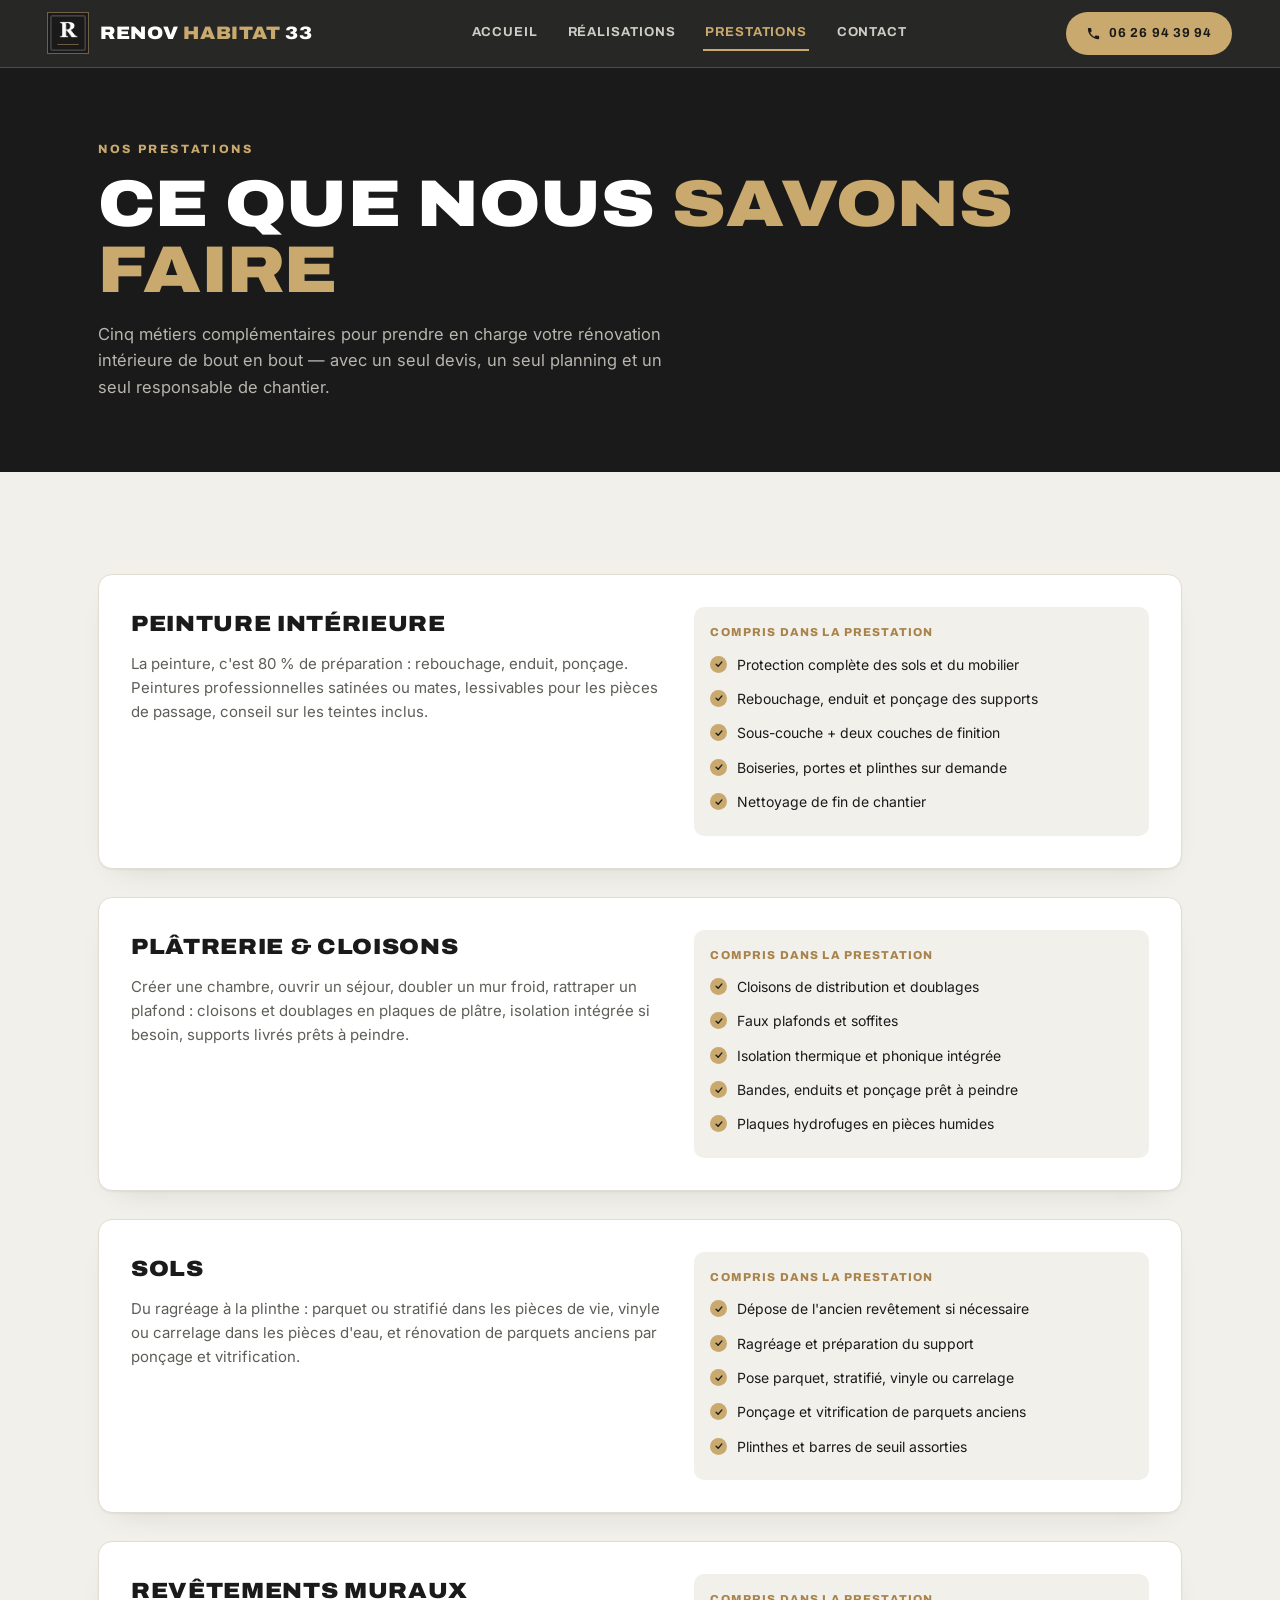
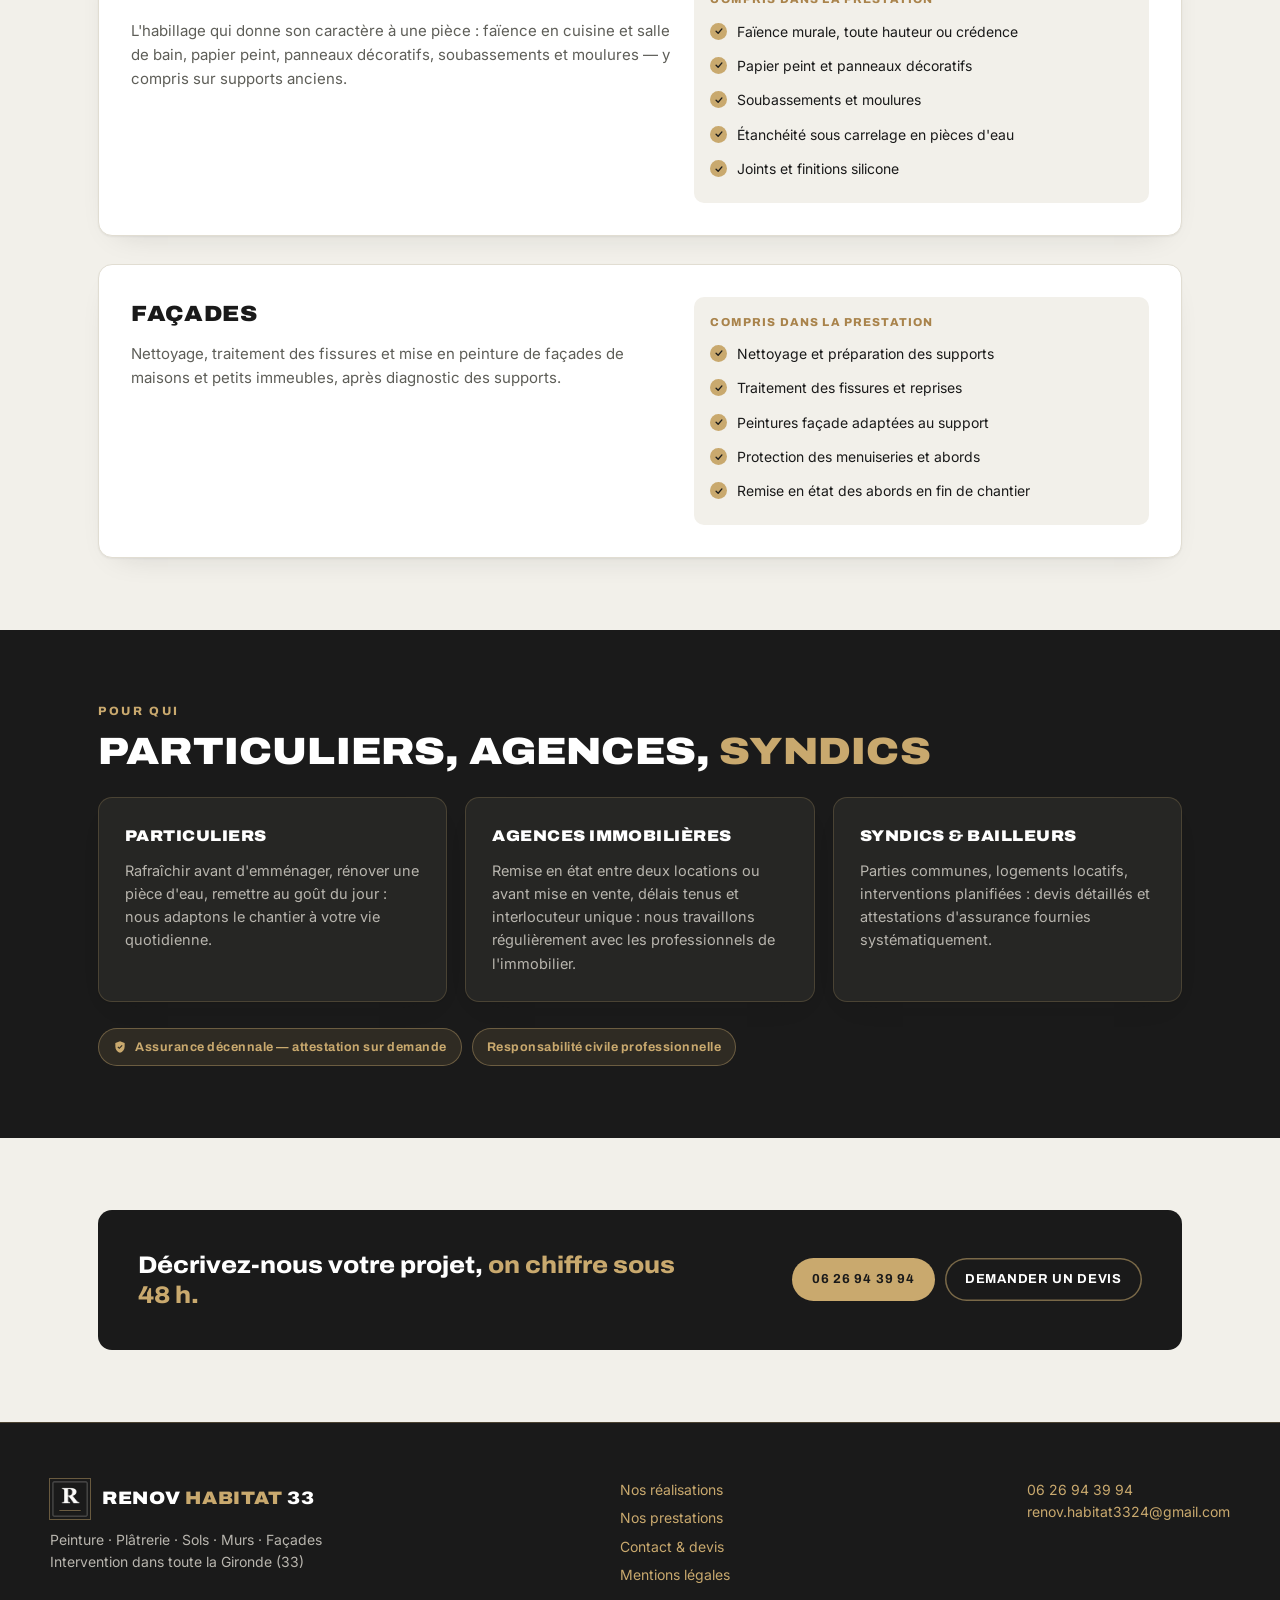
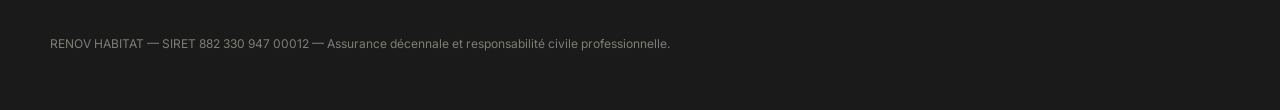
<file: services.html>
<!DOCTYPE html>
<html lang="fr">
<head>
<meta charset="UTF-8">
<meta name="viewport" content="width=device-width, initial-scale=1.0">
<title>Nos prestations — RENOV HABITAT 33 | Peinture, plâtrerie, sols en Gironde</title>
<meta name="description" content="Peinture intérieure, plâtrerie et cloisons, pose de sols, revêtements muraux et façades en Gironde. Pour particuliers, agences immobilières et syndics. Devis gratuit.">
<link rel="icon" type="image/png" href="[data-uri]">
<link rel="preconnect" href="https://fonts.googleapis.com">
<link rel="preconnect" href="https://fonts.gstatic.com" crossorigin>
<link href="https://fonts.googleapis.com/css2?family=Archivo:wdth,wght@62..125,400..900&family=Inter:wght@400;500;600&display=swap" rel="stylesheet">
<style>
/* ============================================================
   RENOV HABITAT 33 — styles communs à toutes les pages
   Palette dérivée du logo : charbon #1A1A1A, or #C9A96E
   ============================================================ */
:root {
  --encre: #1A1A1A;
  --encre-2: #262624;
  --ivoire: #F2F0EA;
  --blanc: #FFFFFF;
  --or: #A9834B;
  --or-clair: #C9A96E;
  --pierre: #5E5E58;
  --ligne: #E1DDD2;
  --vert: #1E7A3F;
  --r: 14px;
}
* { margin: 0; padding: 0; box-sizing: border-box; }
html { scroll-behavior: smooth; }
body { font-family: 'Inter', system-ui, sans-serif; background: var(--ivoire); color: var(--encre); line-height: 1.6; }
img { user-select: none; -webkit-user-drag: none; max-width: 100%; }

/* ---------- barre de navigation ---------- */
.nav {
  position: sticky; top: 0; z-index: 50;
  background: rgba(26,26,26,.94); backdrop-filter: blur(10px);
  display: flex; align-items: center; justify-content: space-between; gap: 16px;
  padding: 12px clamp(16px, 4vw, 48px);
  border-bottom: 1px solid rgba(201,169,110,.28);
}
.logo {
  display: inline-flex; align-items: center; gap: 12px;
  font-family: 'Archivo'; font-weight: 900; font-stretch: 110%;
  letter-spacing: .04em; color: var(--blanc);
  font-size: clamp(14px, 2.2vw, 18px); text-transform: uppercase; text-decoration: none;
}
.logo img { width: 40px; height: 40px; display: block; box-shadow: 0 0 0 1px rgba(201,169,110,.45); }
.logo b { color: var(--or-clair); font-weight: 900; }
.nav-links { display: flex; align-items: center; gap: clamp(10px, 2vw, 26px); }
.nav-links a {
  font-family: 'Archivo'; font-weight: 700; font-size: 13px;
  letter-spacing: .07em; text-transform: uppercase;
  color: #CFCCC4; text-decoration: none; padding: 6px 2px;
  border-bottom: 2px solid transparent; transition: color .15s ease, border-color .15s ease;
}
.nav-links a:hover { color: var(--blanc); }
.nav-links a.actif { color: var(--or-clair); border-bottom-color: var(--or-clair); }
.btn {
  font-family: 'Archivo'; font-weight: 700; font-size: 13px;
  letter-spacing: .06em; text-transform: uppercase;
  border: none; border-radius: 999px; padding: 11px 20px;
  text-decoration: none; white-space: nowrap; cursor: pointer;
  display: inline-flex; align-items: center; gap: 8px;
  transition: transform .15s ease, background .15s ease, color .15s ease;
}
.btn-or { color: var(--encre); background: var(--or-clair); }
.btn-or:hover { background: #D8C08C; transform: translateY(-1px); }
.btn-contour { color: var(--blanc); background: transparent; box-shadow: inset 0 0 0 1.5px rgba(201,169,110,.55); }
.btn-contour:hover { background: rgba(201,169,110,.14); }
.btn-sombre { color: var(--blanc); background: var(--encre); }
.btn-sombre:hover { background: #2E2E2C; transform: translateY(-1px); }

/* menu mobile : les liens passent sous la barre */
@media (max-width: 720px) {
  .nav { flex-wrap: wrap; }
  .nav-links { order: 3; width: 100%; justify-content: space-between; padding-top: 8px; gap: 8px; }
  .nav-links a { font-size: 12px; }
  .nav .btn { padding: 9px 14px; font-size: 12px; }
}

/* ---------- blocs génériques ---------- */
.section { max-width: 1180px; margin: 0 auto; padding: clamp(36px, 6vw, 72px) clamp(16px, 4vw, 48px); }
.section-sombre { background: var(--encre); color: var(--blanc); }
.section-sombre .section-inner { max-width: 1180px; margin: 0 auto; padding: clamp(36px, 6vw, 72px) clamp(16px, 4vw, 48px); }
.eyebrow {
  font-family: 'Archivo'; font-weight: 800; font-size: 12px;
  letter-spacing: .22em; text-transform: uppercase; color: var(--or);
  display: block; margin-bottom: 12px;
}
.section-sombre .eyebrow { color: var(--or-clair); }
h1, h2 {
  font-family: 'Archivo'; font-weight: 900; font-stretch: 114%;
  text-transform: uppercase; line-height: 1.0; letter-spacing: .005em;
}
h1 { font-size: clamp(32px, 6.4vw, 66px); margin-bottom: 18px; }
h2 { font-size: clamp(24px, 3.8vw, 38px); margin-bottom: 14px; }
h1 em, h2 em { font-style: normal; color: var(--or-clair); }
h3 {
  font-family: 'Archivo'; font-weight: 900; font-stretch: 110%;
  text-transform: uppercase; font-size: 17px; letter-spacing: .03em; margin-bottom: 10px;
}
.sub { max-width: 58ch; color: var(--pierre); font-size: clamp(14.5px, 1.6vw, 16.5px); }
.section-sombre .sub { color: #B8B5AE; }
.sub strong { color: inherit; font-weight: 600; }

/* pastilles de confiance (assurance, siret, zone) */
.badges { display: flex; flex-wrap: wrap; gap: 10px; margin-top: 22px; }
.badge {
  display: inline-flex; align-items: center; gap: 8px;
  font-family: 'Archivo'; font-weight: 700; font-size: 12.5px; letter-spacing: .04em;
  background: rgba(201,169,110,.12); color: var(--or-clair);
  border: 1px solid rgba(201,169,110,.4); border-radius: 999px; padding: 8px 14px;
}
.badge svg { flex: 0 0 auto; }

/* cartes génériques */
.cartes { display: grid; grid-template-columns: repeat(auto-fit, minmax(240px, 1fr)); gap: clamp(14px, 2.4vw, 24px); margin-top: 28px; }
.carte {
  background: var(--blanc); border: 1px solid var(--ligne); border-radius: var(--r);
  padding: clamp(18px, 3vw, 26px);
  box-shadow: 0 1px 2px rgba(26,26,26,.05), 0 12px 32px -20px rgba(26,26,26,.2);
}
.carte p { font-size: 14.5px; color: var(--pierre); }
.carte-icone {
  width: 44px; height: 44px; border-radius: 10px; margin-bottom: 14px;
  background: var(--encre); color: var(--or-clair);
  display: grid; place-items: center;
}

/* étapes numérotées (vrai processus séquentiel) */
.etapes { list-style: none; counter-reset: etape; display: grid; grid-template-columns: repeat(auto-fit, minmax(220px, 1fr)); gap: 18px; margin-top: 28px; }
.etapes li {
  counter-increment: etape; position: relative;
  background: var(--encre-2); border: 1px solid rgba(201,169,110,.22); border-radius: var(--r);
  padding: 54px 18px 18px;
}
.etapes li::before {
  content: counter(etape, decimal-leading-zero);
  position: absolute; top: 14px; left: 18px;
  font-family: 'Archivo'; font-weight: 900; font-size: 22px; color: var(--or-clair);
}
.etapes h3 { font-size: 15px; color: var(--blanc); }
.etapes p { font-size: 13.5px; color: #B8B5AE; }

/* bandeau d'appel à l'action */
.cta-bloc {
  background: var(--encre); color: var(--blanc); border-radius: var(--r);
  padding: clamp(24px, 4vw, 40px);
  display: flex; flex-wrap: wrap; align-items: center; justify-content: space-between; gap: 18px;
}
.cta-bloc p {
  font-family: 'Archivo'; font-weight: 800; font-stretch: 108%;
  font-size: clamp(17px, 2.6vw, 24px); line-height: 1.25; max-width: 34ch;
}
.cta-bloc p em { font-style: normal; color: var(--or-clair); }
.cta-actions { display: flex; flex-wrap: wrap; gap: 10px; }

/* ---------- pied de page ---------- */
footer {
  background: var(--encre); color: #B8B5AE;
  padding: clamp(32px, 5vw, 56px) clamp(16px, 4vw, 48px);
  border-top: 1px solid rgba(201,169,110,.28);
}
.foot-inner {
  max-width: 1180px; margin: 0 auto;
  display: flex; flex-wrap: wrap; gap: 28px; justify-content: space-between; align-items: flex-start;
}
footer .logo { margin-bottom: 10px; }
footer p { font-size: 14px; }
footer a { color: var(--or-clair); text-decoration: none; }
footer a:hover { text-decoration: underline; }
.foot-nav { display: flex; flex-direction: column; gap: 6px; }
.foot-nav a { font-size: 14px; }
.legal { font-size: 12px; color: #7E7E78; margin-top: 20px; width: 100%; }

/* accessibilité et mouvement réduit */
a:focus-visible, .btn:focus-visible { outline: 3px solid var(--or); outline-offset: 2px; }
@media (prefers-reduced-motion: reduce) {
  html { scroll-behavior: auto; }
  .btn { transition: none; }
}

</style>
<style>
/* --- styles propres à la page prestations --- */
.presta { display: grid; gap: clamp(18px, 3vw, 28px); margin-top: 30px; }
.presta-item {
  background: var(--blanc); border: 1px solid var(--ligne); border-radius: var(--r);
  padding: clamp(20px, 3.4vw, 32px);
  display: grid; gap: 18px;
  box-shadow: 0 1px 2px rgba(26,26,26,.05), 0 12px 32px -20px rgba(26,26,26,.2);
}
@media (min-width: 860px) { .presta-item { grid-template-columns: 1.2fr 1fr; align-items: start; } }
.presta-item h3 { font-size: clamp(18px, 2.4vw, 22px); }
.presta-item .desc p { font-size: 15px; color: var(--pierre); margin-bottom: 10px; }
.inclus { list-style: none; background: var(--ivoire); border-radius: 10px; padding: 16px 16px; }
.inclus li { display: flex; gap: 10px; align-items: flex-start; padding: 6px 0; font-size: 14px; }
.inclus li::before {
  content: ""; flex: 0 0 17px; height: 17px; margin-top: 2px; border-radius: 50%;
  background: var(--or-clair) url('data:image/svg+xml;utf8,<svg xmlns="http://www.w3.org/2000/svg" viewBox="0 0 24 24"><path d="M5 12.5 10 17.5 19 7" fill="none" stroke="%231A1A1A" stroke-width="3.2" stroke-linecap="round" stroke-linejoin="round"/></svg>') center/10px no-repeat;
}
.inclus b { font-family: 'Archivo'; font-weight: 800; font-size: 11.5px; letter-spacing: .1em; text-transform: uppercase; color: var(--or); display: block; margin-bottom: 6px; }

.publics { display: grid; grid-template-columns: repeat(auto-fit, minmax(240px, 1fr)); gap: 18px; margin-top: 26px; }
.publics .carte h3 { font-size: 15.5px; }
</style>
</head>
<body>

<nav class="nav">
  <a class="logo" href="index.html">
    <img src="[data-uri]" alt="Logo RENOV HABITAT 33" width="40" height="40">
    <span>Renov <b>Habitat</b> 33</span>
  </a>
  <div class="nav-links">
    <a href="index.html">Accueil</a>
    <a href="realisations.html">Réalisations</a>
    <a href="services.html" class="actif">Prestations</a>
    <a href="contact.html">Contact</a>
  </div>
  <a class="btn btn-or" href="tel:+33626943994">
    <svg viewBox="0 0 24 24" width="15" height="15" aria-hidden="true"><path d="M6.6 10.8a15.5 15.5 0 0 0 6.6 6.6l2.2-2.2c.3-.3.7-.4 1-.2 1.2.4 2.4.6 3.6.6.6 0 1 .4 1 1V20c0 .6-.4 1-1 1C10.6 21 3 13.4 3 4c0-.6.4-1 1-1h3.4c.6 0 1 .4 1 1 0 1.3.2 2.5.6 3.6.1.4 0 .8-.2 1l-2.2 2.2Z" fill="currentColor"/></svg>
    06 26 94 39 94
  </a>
</nav>

<header class="section-sombre">
  <div class="section-inner">
    <span class="eyebrow">Nos prestations</span>
    <h1>Ce que nous <em>savons faire</em></h1>
    <p class="sub">Cinq métiers complémentaires pour prendre en charge votre rénovation intérieure de bout en bout — avec un seul devis, un seul planning et un seul responsable de chantier.</p>
  </div>
</header>

<section class="section">
  <div class="presta">

    <article class="presta-item" id="peinture">
      <div class="desc">
        <h3>Peinture intérieure</h3>
        <p>La peinture, c'est 80 % de préparation : rebouchage, enduit, ponçage. Peintures professionnelles satinées ou mates, lessivables pour les pièces de passage, conseil sur les teintes inclus.</p>
      </div>
      <ul class="inclus"><b>Compris dans la prestation</b>
        <li>Protection complète des sols et du mobilier</li>
        <li>Rebouchage, enduit et ponçage des supports</li>
        <li>Sous-couche + deux couches de finition</li>
        <li>Boiseries, portes et plinthes sur demande</li>
        <li>Nettoyage de fin de chantier</li>
      </ul>
    </article>

    <article class="presta-item" id="platrerie">
      <div class="desc">
        <h3>Plâtrerie & cloisons</h3>
        <p>Créer une chambre, ouvrir un séjour, doubler un mur froid, rattraper un plafond : cloisons et doublages en plaques de plâtre, isolation intégrée si besoin, supports livrés prêts à peindre.</p>
      </div>
      <ul class="inclus"><b>Compris dans la prestation</b>
        <li>Cloisons de distribution et doublages</li>
        <li>Faux plafonds et soffites</li>
        <li>Isolation thermique et phonique intégrée</li>
        <li>Bandes, enduits et ponçage prêt à peindre</li>
        <li>Plaques hydrofuges en pièces humides</li>
      </ul>
    </article>

    <article class="presta-item" id="sols">
      <div class="desc">
        <h3>Sols</h3>
        <p>Du ragréage à la plinthe : parquet ou stratifié dans les pièces de vie, vinyle ou carrelage dans les pièces d'eau, et rénovation de parquets anciens par ponçage et vitrification.</p>
      </div>
      <ul class="inclus"><b>Compris dans la prestation</b>
        <li>Dépose de l'ancien revêtement si nécessaire</li>
        <li>Ragréage et préparation du support</li>
        <li>Pose parquet, stratifié, vinyle ou carrelage</li>
        <li>Ponçage et vitrification de parquets anciens</li>
        <li>Plinthes et barres de seuil assorties</li>
      </ul>
    </article>

    <article class="presta-item" id="murs">
      <div class="desc">
        <h3>Revêtements muraux</h3>
        <p>L'habillage qui donne son caractère à une pièce : faïence en cuisine et salle de bain, papier peint, panneaux décoratifs, soubassements et moulures — y compris sur supports anciens.</p>
      </div>
      <ul class="inclus"><b>Compris dans la prestation</b>
        <li>Faïence murale, toute hauteur ou crédence</li>
        <li>Papier peint et panneaux décoratifs</li>
        <li>Soubassements et moulures</li>
        <li>Étanchéité sous carrelage en pièces d'eau</li>
        <li>Joints et finitions silicone</li>
      </ul>
    </article>

    <article class="presta-item" id="facades">
      <div class="desc">
        <h3>Façades</h3>
        <p>Nettoyage, traitement des fissures et mise en peinture de façades de maisons et petits immeubles, après diagnostic des supports.</p>
      </div>
      <ul class="inclus"><b>Compris dans la prestation</b>
        <li>Nettoyage et préparation des supports</li>
        <li>Traitement des fissures et reprises</li>
        <li>Peintures façade adaptées au support</li>
        <li>Protection des menuiseries et abords</li>
        <li>Remise en état des abords en fin de chantier</li>
      </ul>
    </article>

  </div>
</section>

<section class="section-sombre">
  <div class="section-inner">
    <span class="eyebrow">Pour qui</span>
    <h2>Particuliers, agences, <em>syndics</em></h2>
    <div class="publics">
      <div class="carte" style="background:var(--encre-2); border-color:rgba(201,169,110,.22)">
        <h3 style="color:var(--blanc)">Particuliers</h3>
        <p style="color:#B8B5AE">Rafraîchir avant d'emménager, rénover une pièce d'eau, remettre au goût du jour : nous adaptons le chantier à votre vie quotidienne.</p>
      </div>
      <div class="carte" style="background:var(--encre-2); border-color:rgba(201,169,110,.22)">
        <h3 style="color:var(--blanc)">Agences immobilières</h3>
        <p style="color:#B8B5AE">Remise en état entre deux locations ou avant mise en vente, délais tenus et interlocuteur unique : nous travaillons régulièrement avec les professionnels de l'immobilier.</p>
      </div>
      <div class="carte" style="background:var(--encre-2); border-color:rgba(201,169,110,.22)">
        <h3 style="color:var(--blanc)">Syndics & bailleurs</h3>
        <p style="color:#B8B5AE">Parties communes, logements locatifs, interventions planifiées : devis détaillés et attestations d'assurance fournies systématiquement.</p>
      </div>
    </div>
    <div class="badges" style="margin-top:26px">
      <span class="badge"><svg viewBox="0 0 24 24" width="14" height="14" aria-hidden="true"><path d="M12 2 4 5v6c0 5 3.4 9.7 8 11 4.6-1.3 8-6 8-11V5l-8-3Zm-1.2 13.6L7.6 12.4l1.4-1.4 1.8 1.8 4.2-4.2 1.4 1.4-5.6 5.6Z" fill="currentColor"/></svg> Assurance décennale — attestation sur demande</span>
      <span class="badge">Responsabilité civile professionnelle</span>
    </div>
  </div>
</section>

<section class="section">
  <div class="cta-bloc">
    <p>Décrivez-nous votre projet, <em>on chiffre sous 48 h.</em></p>
    <div class="cta-actions">
      <a class="btn btn-or" href="tel:+33626943994">06 26 94 39 94</a>
      <a class="btn btn-contour" href="contact.html">Demander un devis</a>
    </div>
  </div>
</section>

<footer>
  <div class="foot-inner">
    <div>
      <a class="logo" href="index.html">
        <img src="[data-uri]" alt="" width="40" height="40">
        <span>Renov <b>Habitat</b> 33</span>
      </a>
      <p>Peinture · Plâtrerie · Sols · Murs · Façades</p>
      <p>Intervention dans toute la Gironde (33)</p>
    </div>
    <div class="foot-nav">
      <a href="realisations.html">Nos réalisations</a>
      <a href="services.html">Nos prestations</a>
      <a href="contact.html">Contact & devis</a>
      <a href="mentions-legales.html">Mentions légales</a>
    </div>
    <div>
      <p><a href="tel:+33626943994">06 26 94 39 94</a></p>
      <p><a href="mailto:renov.habitat3324@gmail.com">renov.habitat3324@gmail.com</a></p>
    </div>
    <p class="legal">RENOV HABITAT — SIRET 882 330 947 00012 — Assurance décennale et responsabilité civile professionnelle.</p>
  </div>
</footer>

</body>
</html>
</file>
